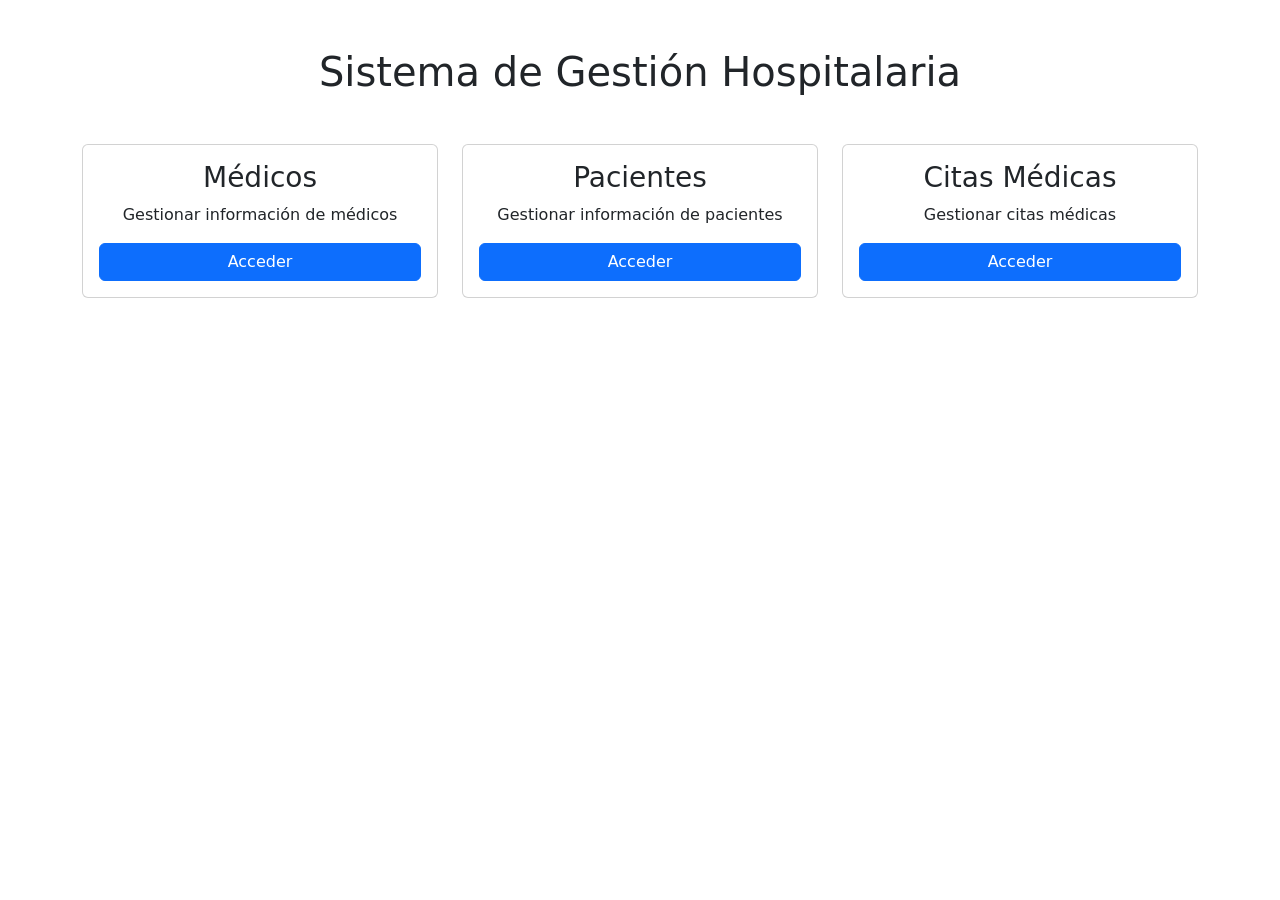
<file: citasmedicas/src/main/resources/templates/index.html>
<!DOCTYPE html>
<html xmlns:th="http://www.thymeleaf.org">
<head>
    <title>Sistema de Gestión Hospitalaria</title>
    <meta charset="UTF-8">
    <meta name="viewport" content="width=device-width, initial-scale=1.0">
    <link href="https://cdn.jsdelivr.net/npm/bootstrap@5.3.3/dist/css/bootstrap.min.css" rel="stylesheet">
    <style>
        .card-link {
            text-decoration: none;
            color: inherit;
            transition: transform 0.3s;
        }
        .card-link:hover {
            transform: translateY(-5px);
        }
        .card {
            transition: box-shadow 0.3s;
        }
        .card:hover {
            box-shadow: 0 10px 20px rgba(0,0,0,0.1);
        }
    </style>
</head>
<body class="container my-5">
    <h1 class="text-center mb-5">Sistema de Gestión Hospitalaria</h1>
    
    <div class="row">
        <div class="col-md-4 mb-4">
            <a href="/medicos" class="card-link">
                <div class="card h-100">
                    <div class="card-body text-center">
                        <h3 class="card-title">Médicos</h3>
                        <p class="card-text">Gestionar información de médicos</p>
                        <div class="d-grid">
                            <button class="btn btn-primary">Acceder</button>
                        </div>
                    </div>
                </div>
            </a>
        </div>
        
        <div class="col-md-4 mb-4">
            <a href="/pacientes" class="card-link">
                <div class="card h-100">
                    <div class="card-body text-center">
                        <h3 class="card-title">Pacientes</h3>
                        <p class="card-text">Gestionar información de pacientes</p>
                        <div class="d-grid">
                            <button class="btn btn-primary">Acceder</button>
                        </div>
                    </div>
                </div>
            </a>
        </div>
        
        <div class="col-md-4 mb-4">
            <a href="/citas" class="card-link">
                <div class="card h-100">
                    <div class="card-body text-center">
                        <h3 class="card-title">Citas Médicas</h3>
                        <p class="card-text">Gestionar citas médicas</p>
                        <div class="d-grid">
                            <button class="btn btn-primary">Acceder</button>
                        </div>
                    </div>
                </div>
            </a>
        </div>
    </div>

    <script src="https://cdn.jsdelivr.net/npm/bootstrap@5.3.3/dist/js/bootstrap.bundle.min.js"></script>
</body>
</html>
</file>
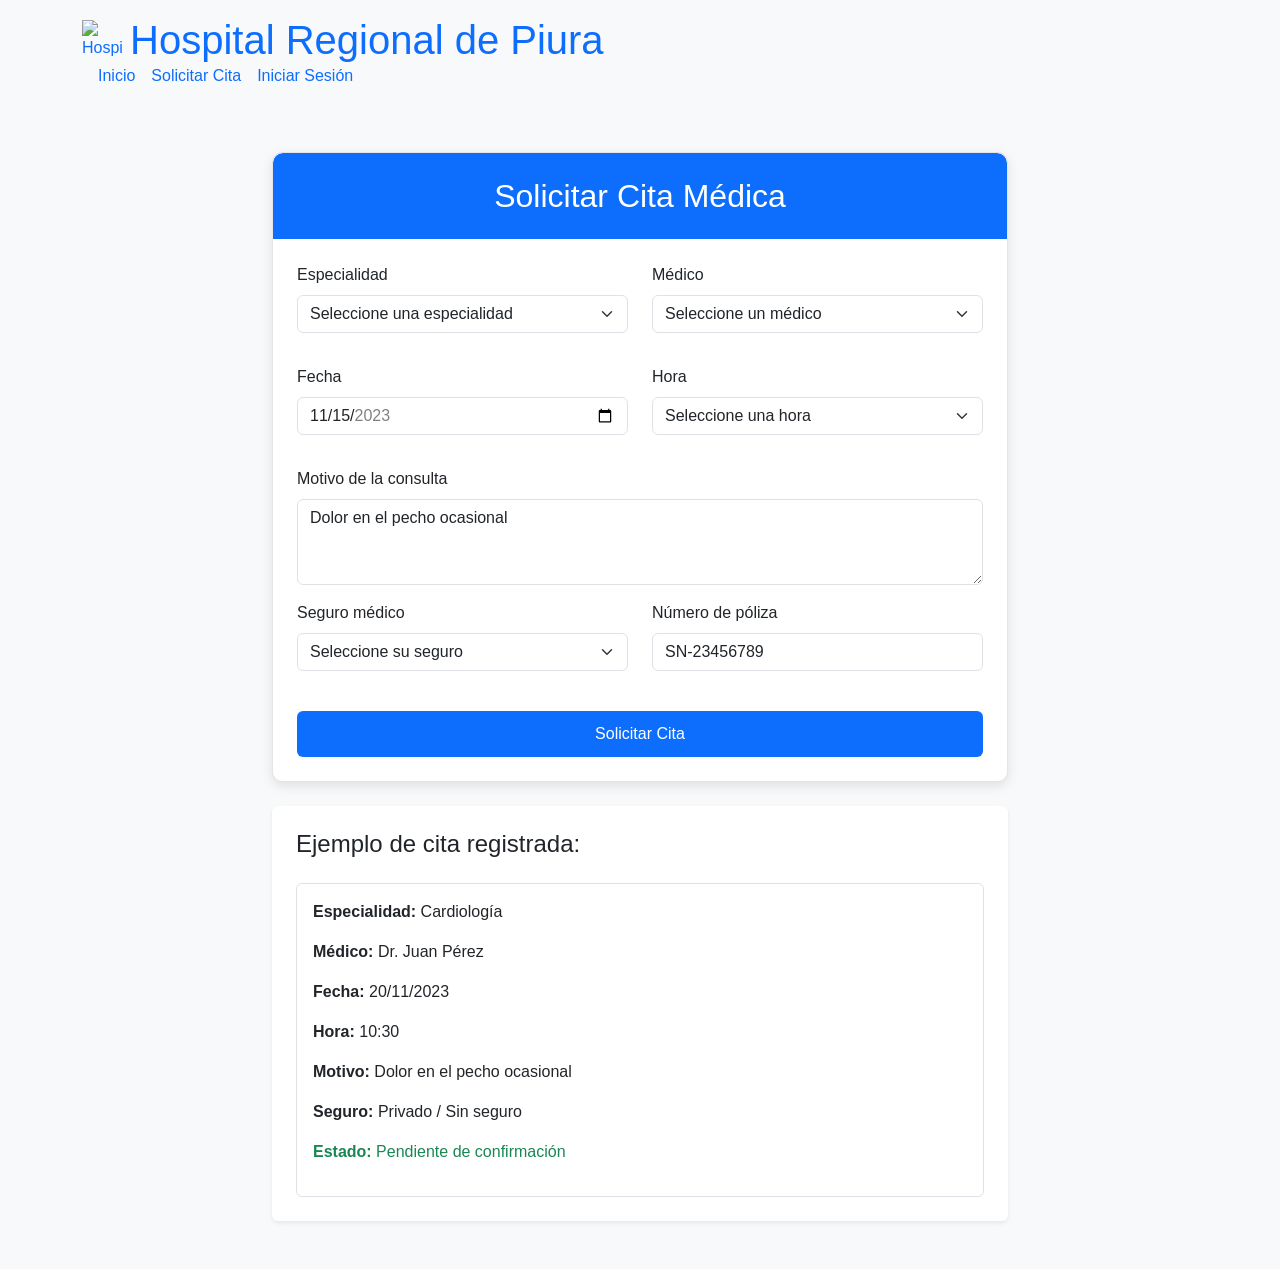
<file: citasmedicas/src/main/resources/templates/addcitas.html>
<!DOCTYPE html>
<html lang="es">
<head>
    <meta charset="UTF-8">
    <meta name="viewport" content="width=device-width, initial-scale=1.0">
    <title>Hospital Regional de Piura - Solicitar Cita</title>
    <link href="https://cdn.jsdelivr.net/npm/bootstrap@5.3.0/dist/css/bootstrap.min.css" rel="stylesheet">
    <link rel="stylesheet" th:href="@{/css/index.css}">
    <style>
        body {
            font-family: 'Segoe UI', Tahoma, Geneva, Verdana, sans-serif;
            background-color: #f8f9fa;
        }
        .appointment-card {
            border-radius: 10px;
            box-shadow: 0 4px 12px rgba(0,0,0,0.1);
            border: 1px solid rgba(0,0,0,0.1);
        }
        .form-header {
            background-color: #0d6efd;
            color: white;
            border-top-left-radius: 10px;
            border-top-right-radius: 10px;
        }
        .btn-hospital {
            background-color: #0d6efd;
            color: white;
            padding: 10px 25px;
            font-weight: 500;
            transition: all 0.3s;
        }
        .btn-hospital:hover {
            background-color: #0b5ed7;
            color: white;
            transform: translateY(-2px);
        }
        .hidden-field {
            display: none;
        }
    </style>
</head>
<body>
    <header class="bg-light">
        <div class="container header-container py-3">
            <a href="#" class="logo text-decoration-none d-flex align-items-center" onclick="showPage('homepage')">
                <img th:src="@{/images/logo.png}" alt="Hospital regional de piura" width="40" height="40">
                <h1 class="ms-2 mb-0">Hospital Regional de Piura</h1>
            </a>
            <nav>
                <ul class="list-unstyled d-flex mb-0">
                    <li class="ms-3"><a href="/" class="text-decoration-none" onclick="showPage('homepage')">Inicio</a></li>
                    <li class="ms-3"><a href="/addcitas" class="text-decoration-none" onclick="showPage('appointment-page')">Solicitar Cita</a></li>
                    <li class="ms-3"><a href="/inicio_sesion" class="text-decoration-none" onclick="showPage('login-page')">Iniciar Sesión</a></li>
                </ul>
            </nav>
        </div>
    </header>
    <div class="container py-5">
        <div class="row justify-content-center">
            <div class="col-lg-8">
                <div class="appointment-card bg-white overflow-hidden mb-4">
                    <div class="form-header p-4">
                        <h2 class="mb-0 text-center">Solicitar Cita Médica</h2>
                    </div>
                    
                    <div class="p-4">
                        <form id="appointmentForm">
                            <!-- Especialidad y Médico -->
                            <div class="row mb-3">
                                <div class="col-md-6 mb-3">
                                    <label class="form-label">Especialidad</label>
                                    <select class="form-select" required>
                                        <option value="" selected disabled>Seleccione una especialidad</option>
                                        <option value="1">Cardiología</option>
                                        <option value="2">Pediatría</option>
                                        <option value="3">Neurología</option>
                                        <option value="4">Ortopedia</option>
                                        <option value="5">Ginecología y Obstetricia</option>
                                        <option value="6">Dermatología</option>
                                    </select>
                                </div>
                                <div class="col-md-6 mb-3">
                                    <label class="form-label">Médico</label>
                                    <select class="form-select" required>
                                        <option value="" selected disabled>Seleccione un médico</option>
                                        <option value="1">Dr. Juan Pérez (Cardiólogo)</option>
                                        <option value="2">Dra. María González (Cardióloga)</option>
                                        <option value="3">Dr. Roberto Sánchez (Pediatra)</option>
                                        <option value="4">Dra. Laura Martínez (Pediatra)</option>
                                    </select>
                                </div>
                            </div>
                            
                            <!-- Fecha y Hora -->
                            <div class="row mb-3">
                                <div class="col-md-6 mb-3">
                                    <label class="form-label">Fecha</label>
                                    <input type="date" class="form-control" required 
                                           value="2023-11-15" min="2023-11-15" max="2023-12-31">
                                </div>
                                <div class="col-md-6 mb-3">
                                    <label class="form-label">Hora</label>
                                    <select class="form-select" required>
                                        <option value="" selected disabled>Seleccione una hora</option>
                                        <option>09:00</option>
                                        <option>09:30</option>
                                        <option>10:00</option>
                                        <option>10:30</option>
                                        <option>11:00</option>
                                        <option>11:30</option>
                                        <option>12:00</option>
                                        <option>16:00</option>
                                        <option>16:30</option>
                                        <option>17:00</option>
                                        <option>17:30</option>
                                        <option>18:00</option>
                                    </select>
                                </div>
                            </div>
                            
                            <!-- Motivo de consulta -->
                            <div class="mb-3">
                                <label class="form-label">Motivo de la consulta</label>
                                <textarea class="form-control" rows="3" 
                                          placeholder="Describa el motivo de su consulta" required>Dolor en el pecho ocasional</textarea>
                            </div>
                            
                            <!-- Seguro médico -->
                            <div class="row mb-4">
                                <div class="col-md-6 mb-3">
                                    <label class="form-label">Seguro médico</label>
                                    <select id="insuranceType" class="form-select" required>
                                        <option value="" selected disabled>Seleccione su seguro</option>
                                        <option value="seguro1">Seguro Nacional de Salud</option>
                                        <option value="seguro2">MediSalud</option>
                                        <option value="seguro3">SegurMédica</option>
                                        <option value="private">Privado / Sin seguro</option>
                                    </select>
                                </div>
                                <div class="col-md-6 mb-3" id="policyNumberField">
                                    <label class="form-label">Número de póliza</label>
                                    <input type="text" id="policyNumber" class="form-control" 
                                           placeholder="Ingrese su número de póliza" value="SN-23456789">
                                </div>
                            </div>
                            
                            <!-- Botón de enviar -->
                            <div class="d-grid">
                                <button type="submit" class="btn btn-hospital">Solicitar Cita</button>
                            </div>
                        </form>
                    </div>
                </div>
                
                <!-- Ejemplo de cita registrada -->
                <div class="p-4 bg-white rounded shadow-sm">
                    <h4 class="mb-4">Ejemplo de cita registrada:</h4>
                    <div class="border p-3 rounded">
                        <p><strong>Especialidad:</strong> Cardiología</p>
                        <p><strong>Médico:</strong> Dr. Juan Pérez</p>
                        <p><strong>Fecha:</strong> 20/11/2023</p>
                        <p><strong>Hora:</strong> 10:30</p>
                        <p><strong>Motivo:</strong> Dolor en el pecho ocasional</p>
                        <p><strong>Seguro:</strong> Privado / Sin seguro</p>
                        <p class="text-success mt-2"><strong>Estado:</strong> Pendiente de confirmación</p>
                    </div>
                </div>
            </div>
        </div>
    </div>

    <script src="https://cdn.jsdelivr.net/npm/bootstrap@5.3.0/dist/js/bootstrap.bundle.min.js"></script>
    <script>
        document.addEventListener('DOMContentLoaded', function() {
            // Mostrar/ocultar número de póliza según tipo de seguro
            const insuranceType = document.getElementById('insuranceType');
            const policyField = document.getElementById('policyNumberField');
            const policyInput = document.getElementById('policyNumber');
            
            insuranceType.addEventListener('change', function() {
                if (this.value === 'private') {
                    policyField.classList.add('hidden-field');
                    policyInput.removeAttribute('required');
                    policyInput.value = ''; // Limpiar el valor si estaba lleno
                } else {
                    policyField.classList.remove('hidden-field');
                    policyInput.setAttribute('required', '');
                }
            });
            
            // Interacción entre especialidad y médico (ejemplo simplificado)
            const specialtySelect = document.querySelector('select:first-of-type');
            const doctorSelect = document.querySelectorAll('select')[1];
            
            specialtySelect.addEventListener('change', function() {
                const specialty = this.value;
                doctorSelect.innerHTML = '<option value="" selected disabled>Seleccione un médico</option>';
                
                if (specialty === '1') { // Cardiología
                    doctorSelect.innerHTML += `
                        <option value="1">Dr. Juan Pérez</option>
                        <option value="2">Dra. María González</option>
                    `;
                } else if (specialty === '2') { // Pediatría
                    doctorSelect.innerHTML += `
                        <option value="3">Dr. Roberto Sánchez</option>
                        <option value="4">Dra. Laura Martínez</option>
                    `;
                }
                // Puedes agregar más especialidades aquí
            });
            
            // Manejar el envío del formulario
            document.getElementById('appointmentForm').addEventListener('submit', function(e) {
                e.preventDefault();
                alert('Formulario enviado correctamente (esta es una demostración)');
                // Aquí iría la lógica para enviar los datos a un servidor
            });
        });
    </script>
</body>
</html>
</file>
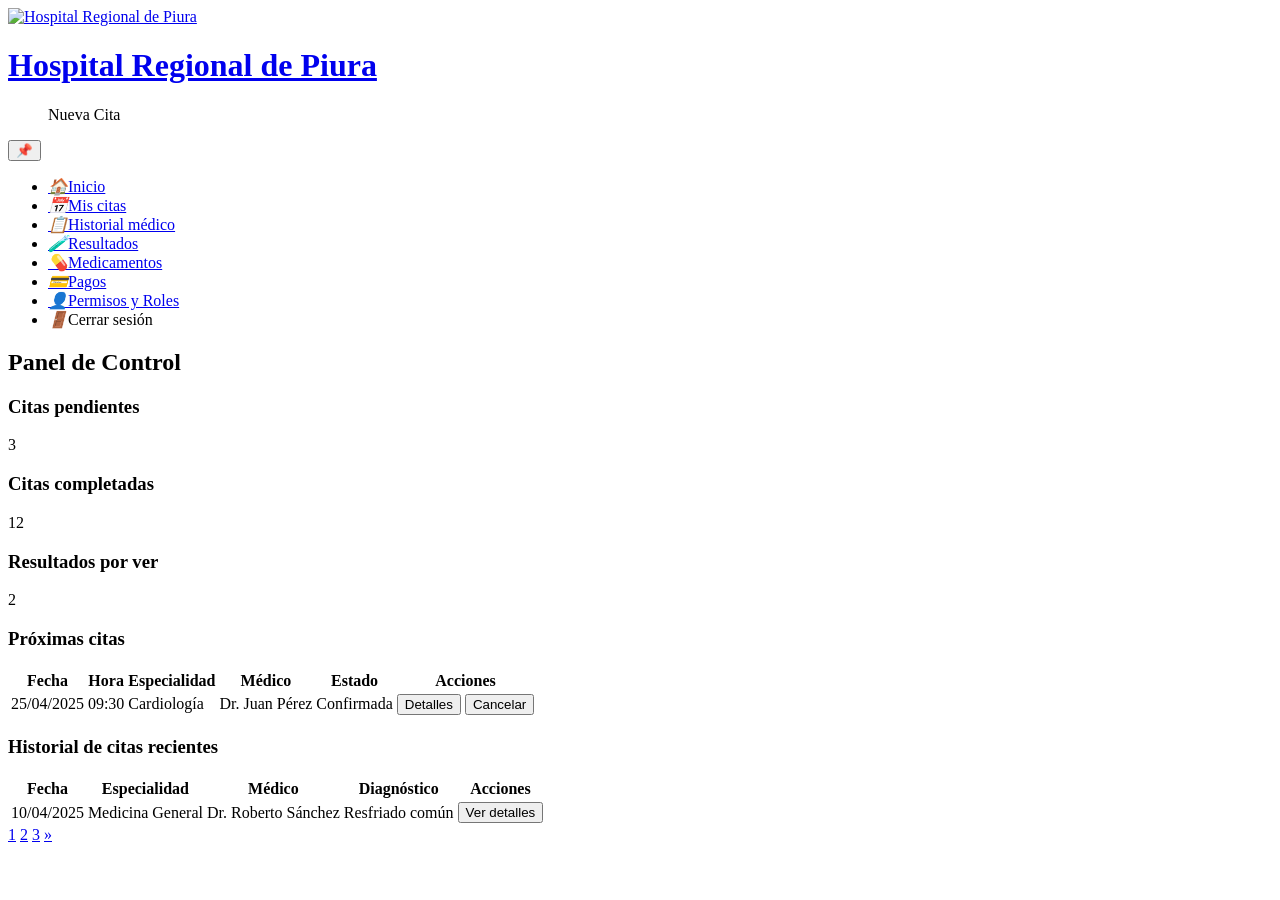
<file: citasmedicas/src/main/resources/templates/dashboardCitas.html>
<!DOCTYPE html>
<html xmlns:th="http://www.thymeleaf.org" lang="es">
<head>
    <meta charset="UTF-8">
    <meta name="viewport" content="width=device-width, initial-scale=1.0">
    <title>Hospital Regional de Piura - Panel de Usuario</title>
    <link rel="stylesheet" th:href="@{/css/dashboard.css}">
</head>
<body>
    <header>
        <div class="header-container">
            <a href="#" class="logo" th:href="@{/}">
                <img th:src="@{/images/logo.png}" alt="Hospital Regional de Piura">
                <h1>Hospital Regional de Piura</h1>
            </a>
            <nav>
                <ul>
                    <a th:href="@{/addcitas}" class="btn btn-primary">Nueva Cita</a>
                </ul>
            </nav>
        </div>
    </header>

    <!-- Sidebar -->
    <div class="sidebar">
        <button class="fixed-sidebar-btn" id="toggleFixedBtn">📌</button>
        <ul class="sidebar-menu">
            <li><a href="#" class="active"><i>🏠</i><span>Inicio</span></a></li>
            <li><a href="#"><i>📅</i><span>Mis citas</span></a></li>
            <li><a href="#"><i>📋</i><span>Historial médico</span></a></li>
            <li><a href="#"><i>🧪</i><span>Resultados</span></a></li>
            <li><a href="#"><i>💊</i><span>Medicamentos</span></a></li>
            <li><a href="#"><i>💳</i><span>Pagos</span></a></li>
            <li><a href="#"><i>👤</i><span>Permisos y Roles</span></a></li>
            <li><a th:href="@{/logout}"><i>🚪</i><span>Cerrar sesión</span></a></li>
        </ul>
    </div>

    <!-- Contenido principal -->
    <div class="dashboard-content">
        <div class="dashboard-header">
            <h2 class="dashboard-title">Panel de Control</h2>
        </div>

        <!-- Estadísticas -->
        <div class="stats">
            <div class="stat-card">
                <h3>Citas pendientes</h3>
                <div class="number" >3</div>
            </div>
            <div class="stat-card">
                <h3>Citas completadas</h3>
                <div class="number" >12</div>
            </div>
            <div class="stat-card">
                <h3>Resultados por ver</h3>
                <div class="number" >2</div>
            </div>
        </div>

        <!-- Próximas citas -->
        <div class="card">
            <h3>Próximas citas</h3>
            <div class="appointments-list">
                <table class="table">
                    <thead>
                        <tr>
                            <th>Fecha</th>
                            <th>Hora</th>
                            <th>Especialidad</th>
                            <th>Médico</th>
                            <th>Estado</th>
                            <th>Acciones</th>
                        </tr>
                    </thead>
                    <tbody>
                        <tr >
                            <td>25/04/2025</td>
                            <td>09:30</td>
                            <td>Cardiología</td>
                            <td>Dr. Juan Pérez</td>
                            <td>
                                <span>Confirmada</span>
                            </td>
                            <td>
                                <div class="action-buttons">
                                    <button class="btn btn-sm btn-outline">Detalles</button>
                                    <button class="btn btn-sm btn-danger">Cancelar</button>
                                </div>
                            </td>
                        </tr>
                    </tbody>
                </table>
            </div>
        </div>
        
        <!-- Historial de citas -->
        <div class="card">
            <h3>Historial de citas recientes</h3>
            <div class="appointments-list">
                <table class="table">
                    <thead>
                        <tr>
                            <th>Fecha</th>
                            <th>Especialidad</th>
                            <th>Médico</th>
                            <th>Diagnóstico</th>
                            <th>Acciones</th>
                        </tr>
                    </thead>
                    <tbody>
                        <tr >
                            <td >10/04/2025</td>
                            <td>Medicina General</td>
                            <td>Dr. Roberto Sánchez</td>
                            <td>Resfriado común</td>
                            <td>
                                <div class="action-buttons">
                                    <button class="btn btn-sm btn-outline">Ver detalles</button>
                                </div>
                            </td>
                        </tr>
                    </tbody>
                </table>
            </div>
            <div class="pagination">
                <a href="#" class="active">1</a>
                <a href="#">2</a>
                <a href="#">3</a>
                <a href="#">&raquo;</a>
            </div>
        </div>
    </div>
    <script>
        document.addEventListener('DOMContentLoaded', function() {
            const sidebar = document.querySelector('.sidebar');
            const toggleFixedBtn = document.getElementById('toggleFixedBtn');
            let isFixed = false;
    
            // Botón para fijar/desfijar
            toggleFixedBtn.addEventListener('click', function(e) {
                e.stopPropagation();
                isFixed = !isFixed;
                
                if(isFixed) {
                    sidebar.classList.add('sidebar-fixed');
                    toggleFixedBtn.textContent = '📌';
                    toggleFixedBtn.style.backgroundColor = '#2ecc71';
                } else {
                    sidebar.classList.remove('sidebar-fixed');
                    toggleFixedBtn.textContent = '📌';
                    toggleFixedBtn.style.backgroundColor = '#3498db';
                }
            });
    
            // Elimina el hover effect cuando está fijado
            sidebar.addEventListener('mouseenter', function() {
                if(!isFixed) {
                    this.style.width = '220px';
                }
            });
    
            sidebar.addEventListener('mouseleave', function() {
                if(!isFixed) {
                    this.style.width = '70px';
                }
            });
    
            // Para móviles (opcional)
            const logo = document.querySelector('.logo');
            logo.addEventListener('click', function(e) {
                if (window.innerWidth <= 768 && !isFixed) {
                    e.preventDefault();
                    sidebar.style.width = sidebar.style.width === '220px' ? '70px' : '220px';
                }
            });
        });
    </script>
</body>
</html>
</file>
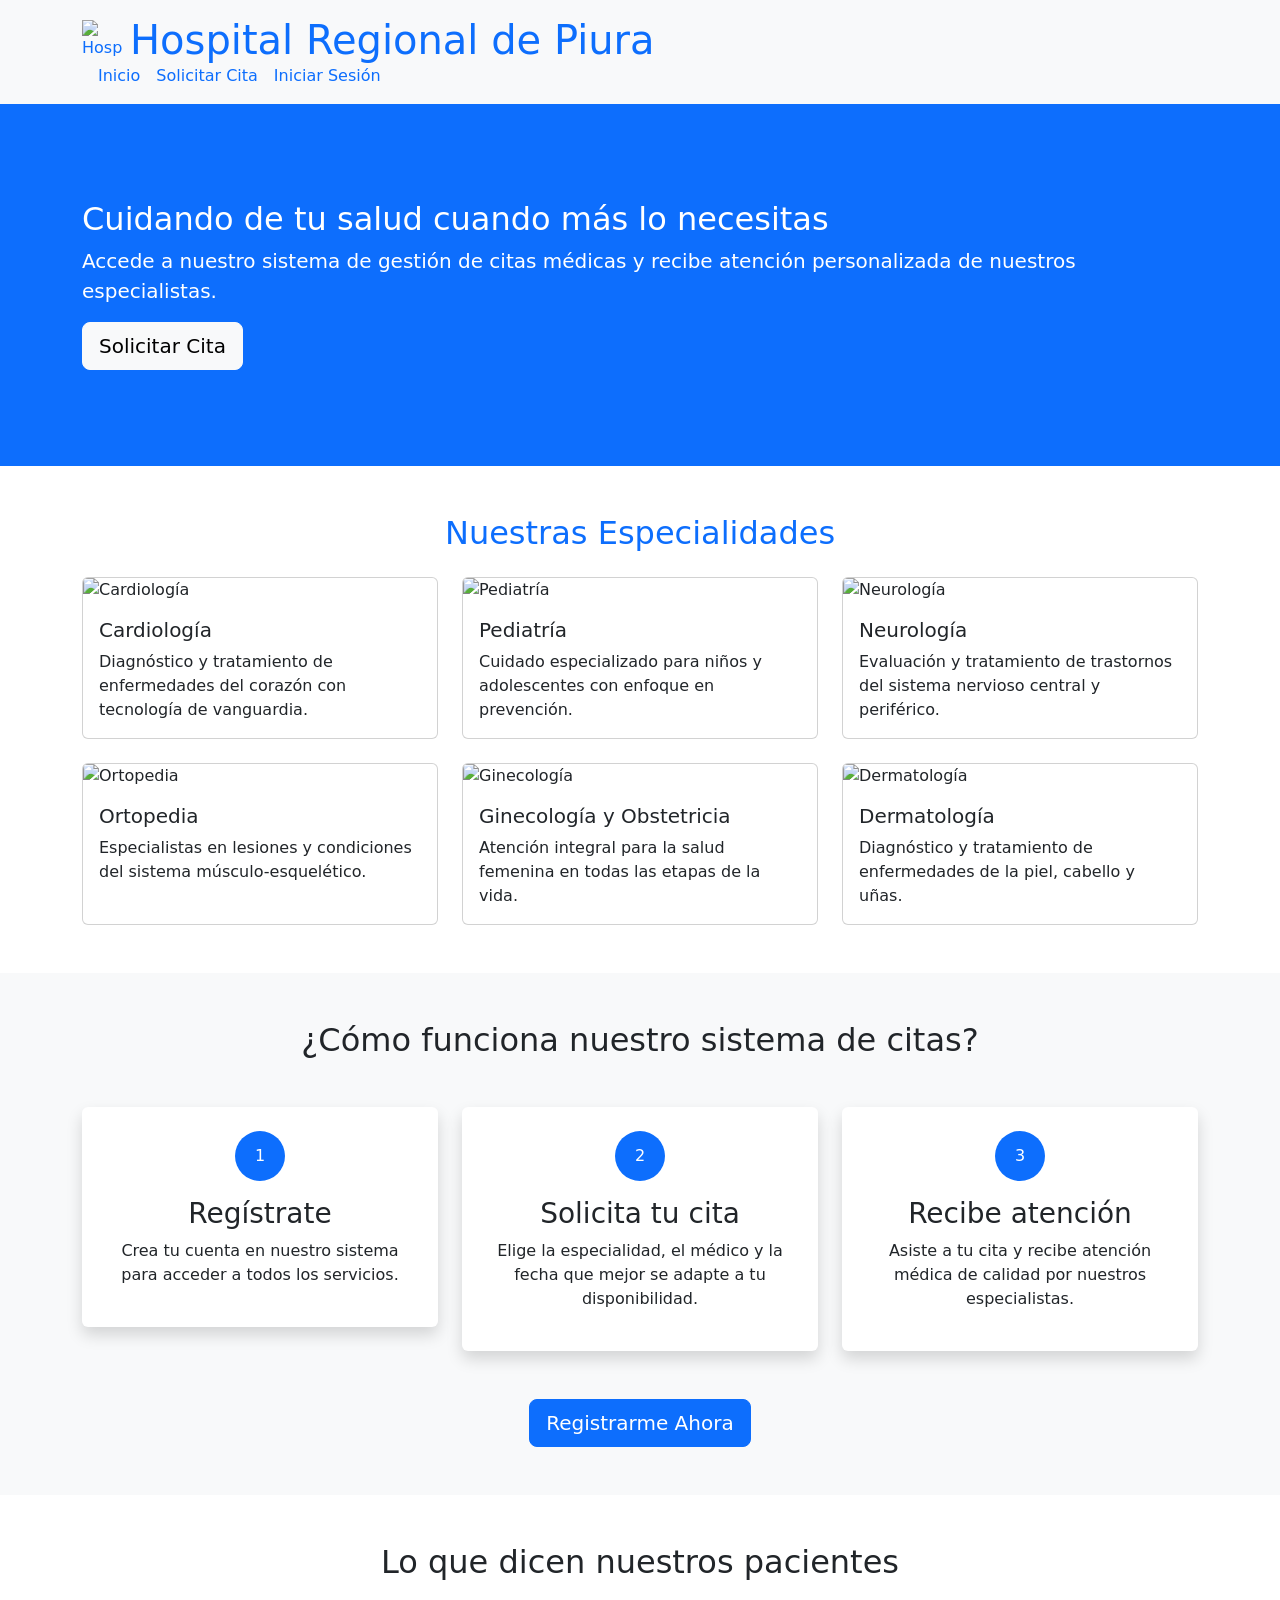
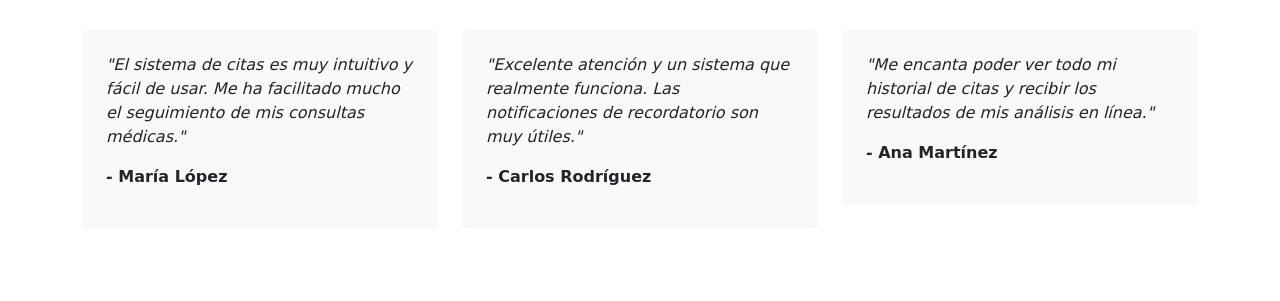
<file: citasmedicas/src/main/resources/templates/estatico.html>
<!DOCTYPE html>
<html xmlns:th="http://www.thymeleaf.org" lang="es">
<head>
    <meta charset="UTF-8">
    <meta name="viewport" content="width=device-width, initial-scale=1.0">
    <title>Hospital Regional de Piura - Sistema de Citas Médicas</title>
    <link rel="stylesheet" th:href="@{/css/index.css}">
    <!-- Agregar Bootstrap para estilos básicos -->
    <link href="https://cdn.jsdelivr.net/npm/bootstrap@5.3.0/dist/css/bootstrap.min.css" rel="stylesheet">
</head>
<body>
    <header class="bg-light">
        <div class="container header-container py-3">
            <a href="#" class="logo text-decoration-none d-flex align-items-center" onclick="showPage('homepage')">
                <img th:src="@{/images/logo.png}" alt="Hospital regional de piura" width="40" height="40">
                <h1 class="ms-2 mb-0">Hospital Regional de Piura</h1>
            </a>
            <nav>
                <ul class="list-unstyled d-flex mb-0">
                    <li class="ms-3"><a href="/" class="text-decoration-none" onclick="showPage('homepage')">Inicio</a></li>
                    <li class="ms-3"><a href="/addcitas" class="text-decoration-none" onclick="showPage('appointment-page')">Solicitar Cita</a></li>
                    <li class="ms-3"><a href="/inicio_sesion" class="text-decoration-none" onclick="showPage('login-page')">Iniciar Sesión</a></li>
                </ul>
            </nav>
        </div>
    </header>

    <!-- Página de inicio -->
    <section id="homepage">
        <div class="hero bg-primary text-white py-5">
            <div class="container py-5">
                <h2>Cuidando de tu salud cuando más lo necesitas</h2>
                <p class="lead">Accede a nuestro sistema de gestión de citas médicas y recibe atención personalizada de nuestros especialistas.</p>
                <a href="/addcitas" class="btn btn-light btn-lg" onclick="showPage('appointment-page')">Solicitar Cita</a>
            </div>
        </div>

        <div class="container my-5">
            <h2 class="text-center mb-4 text-primary">Nuestras Especialidades</h2>
            <div class="row g-4">
                <div class="col-md-4">
                    <div class="card h-100">
                        <img th:src="@{/images/cardiologia.jpg}" class="card-img-top" alt="Cardiología">
                        <div class="card-body">
                            <h3 class="card-title h5">Cardiología</h3>
                            <p class="card-text">Diagnóstico y tratamiento de enfermedades del corazón con tecnología de vanguardia.</p>
                        </div>
                    </div>
                </div>
                <div class="col-md-4">
                    <div class="card h-100">
                        <img th:src="@{/images/pediatria.jpg}" class="card-img-top" alt="Pediatría">
                        <div class="card-body">
                            <h3 class="card-title h5">Pediatría</h3>
                            <p class="card-text">Cuidado especializado para niños y adolescentes con enfoque en prevención.</p>
                        </div>
                    </div>
                </div>
                <div class="col-md-4">
                    <div class="card h-100">
                        <img th:src="@{/images/neurologia.jpg}" class="card-img-top" alt="Neurología">
                        <div class="card-body">
                            <h3 class="card-title h5">Neurología</h3>
                            <p class="card-text">Evaluación y tratamiento de trastornos del sistema nervioso central y periférico.</p>
                        </div>
                    </div>
                </div>
                <div class="col-md-4">
                    <div class="card h-100">
                        <img th:src="@{/images/ortopedia.jpg}" class="card-img-top" alt="Ortopedia">
                        <div class="card-body">
                            <h3 class="card-title h5">Ortopedia</h3>
                            <p class="card-text">Especialistas en lesiones y condiciones del sistema músculo-esquelético.</p>
                        </div>
                    </div>
                </div>
                <div class="col-md-4">
                    <div class="card h-100">
                        <img th:src="@{/images/GinecologíayObstetricia.jpg}" class="card-img-top" alt="Ginecología">
                        <div class="card-body">
                            <h3 class="card-title h5">Ginecología y Obstetricia</h3>
                            <p class="card-text">Atención integral para la salud femenina en todas las etapas de la vida.</p>
                        </div>
                    </div>
                </div>
                <div class="col-md-4">
                    <div class="card h-100">
                        <img th:src="@{/images/Dermatología.jpg}" class="card-img-top" alt="Dermatología">
                        <div class="card-body">
                            <h3 class="card-title h5">Dermatología</h3>
                            <p class="card-text">Diagnóstico y tratamiento de enfermedades de la piel, cabello y uñas.</p>
                        </div>
                    </div>
                </div>
            </div>
        </div>

        <section class="steps bg-light py-5">
            <div class="container">
                <h2 class="text-center mb-5">¿Cómo funciona nuestro sistema de citas?</h2>
                <div class="row text-center">
                    <div class="col-md-4 mb-4">
                        <div class="p-4 bg-white rounded shadow">
                            <div class="step-number bg-primary text-white rounded-circle d-inline-flex align-items-center justify-content-center mb-3" style="width: 50px; height: 50px;">1</div>
                            <h3>Regístrate</h3>
                            <p>Crea tu cuenta en nuestro sistema para acceder a todos los servicios.</p>
                        </div>
                    </div>
                    <div class="col-md-4 mb-4">
                        <div class="p-4 bg-white rounded shadow">
                            <div class="step-number bg-primary text-white rounded-circle d-inline-flex align-items-center justify-content-center mb-3" style="width: 50px; height: 50px;">2</div>
                            <h3>Solicita tu cita</h3>
                            <p>Elige la especialidad, el médico y la fecha que mejor se adapte a tu disponibilidad.</p>
                        </div>
                    </div>
                    <div class="col-md-4 mb-4">
                        <div class="p-4 bg-white rounded shadow">
                            <div class="step-number bg-primary text-white rounded-circle d-inline-flex align-items-center justify-content-center mb-3" style="width: 50px; height: 50px;">3</div>
                            <h3>Recibe atención</h3>
                            <p>Asiste a tu cita y recibe atención médica de calidad por nuestros especialistas.</p>
                        </div>
                    </div>
                </div>
                <div class="text-center mt-4">
                    <a href="#" class="btn btn-primary btn-lg" onclick="showPage('register-page')">Registrarme Ahora</a>
                </div>
            </div>
        </section>

        <section class="testimonials py-5">
            <div class="container">
                <h2 class="text-center mb-5">Lo que dicen nuestros pacientes</h2>
                <div class="row">
                    <div class="col-md-4 mb-4">
                        <div class=" p-4 bg-light rounded">
                            <p class="testimonial-text fst-italic">"El sistema de citas es muy intuitivo y fácil de usar. Me ha facilitado mucho el seguimiento de mis consultas médicas."</p>
                            <p class="testimonial-author fw-bold">- María López</p>
                        </div>
                    </div>
                    <div class="col-md-4 mb-4">
                        <div class=" p-4 bg-light rounded">
                            <p class="testimonial-text fst-italic">"Excelente atención y un sistema que realmente funciona. Las notificaciones de recordatorio son muy útiles."</p>
                            <p class="testimonial-author fw-bold">- Carlos Rodríguez</p>
                        </div>
                    </div>
                    <div class="col-md-4 mb-4">
                        <div class=" p-4 bg-light rounded">
                            <p class="testimonial-text fst-italic">"Me encanta poder ver todo mi historial de citas y recibir los resultados de mis análisis en línea."</p>
                            <p class="testimonial-author fw-bold">- Ana Martínez</p>
                        </div>
                    </div>
                </div>
            </div>
        </section>
    </section>

    <!-- Scripts -->
    <script src="https://cdn.jsdelivr.net/npm/bootstrap@5.3.0/dist/js/bootstrap.bundle.min.js"></script>
    <script th:src="@{/js/main.js}"></script>
</body>
</html>
</file>
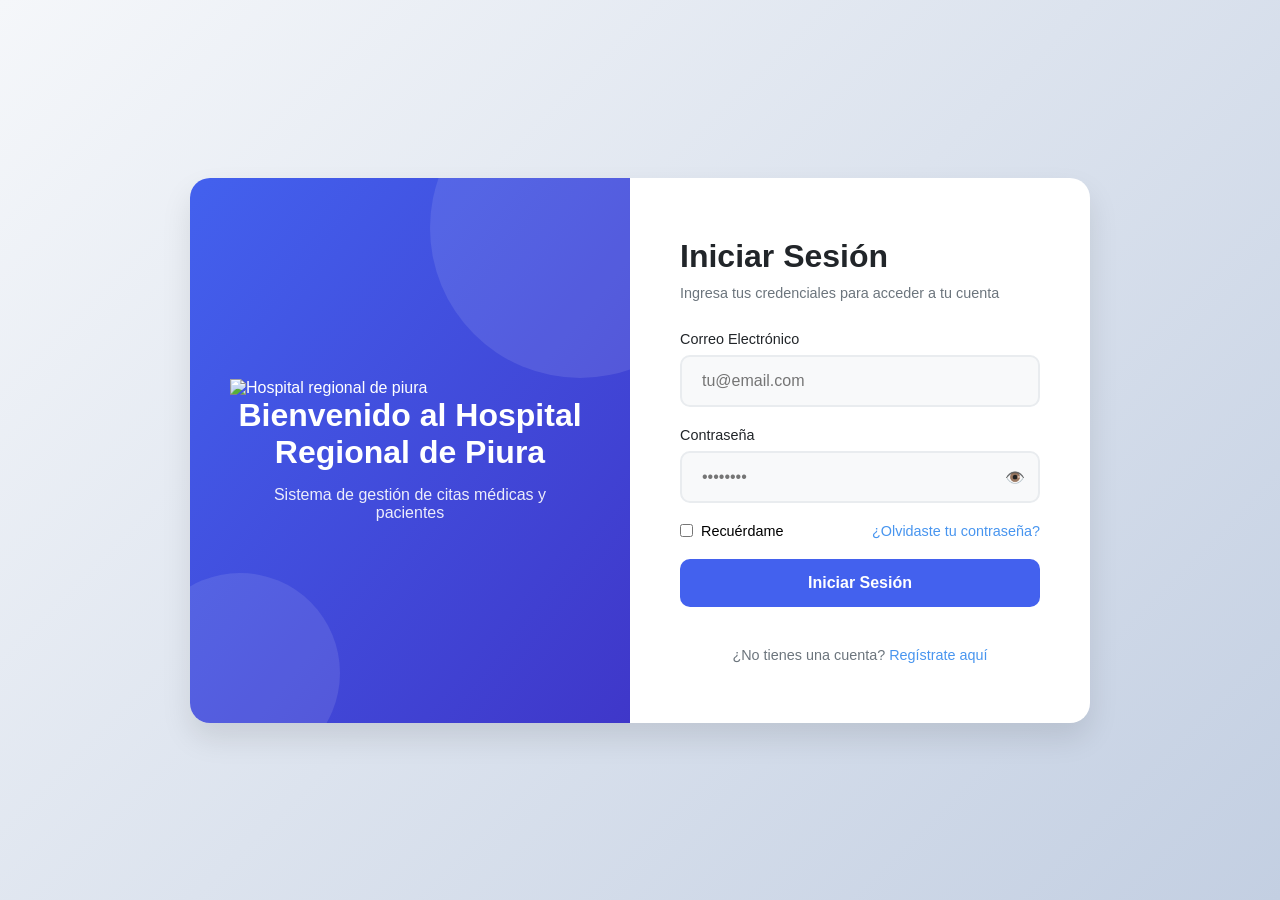
<file: citasmedicas/src/main/resources/templates/iniciosesion.html>
<!DOCTYPE html>
<html xmlns:th="http://www.thymeleaf.org" lang="es">
<head>
    <meta charset="UTF-8">
    <meta name="viewport" content="width=device-width, initial-scale=1.0">
    <title>Hospital San Rafael - Inicio de Sesión</title>
    <style>
        /* Estilos base */
        :root {
            --primary-color: #4361ee;
            --secondary-color: #3f37c9;
            --accent-color: #4895ef;
            --light-color: #f8f9fa;
            --dark-color: #212529;
            --success-color: #4cc9f0;
            --error-color: #f72585;
        }
        
        * {
            margin: 0;
            padding: 0;
            box-sizing: border-box;
        }
        
        body {
            font-family: 'Segoe UI', Tahoma, Geneva, Verdana, sans-serif;
            background-color: #f0f2f5;
            display: flex;
            justify-content: center;
            align-items: center;
            min-height: 100vh;
            background-image: linear-gradient(135deg, #f5f7fa 0%, #c3cfe2 100%);
        }
        
        /* Contenedor principal */
        .auth-container {
            display: flex;
            width: 900px;
            background: white;
            border-radius: 20px;
            box-shadow: 0 15px 30px rgba(0, 0, 0, 0.1);
            overflow: hidden;
            position: relative;
        }
        
        /* Lado izquierdo (imagen) */
        .auth-illustration {
            flex: 1;
            background: linear-gradient(to bottom right, var(--primary-color), var(--secondary-color));
            display: flex;
            flex-direction: column;
            justify-content: center;
            align-items: center;
            padding: 40px;
            color: white;
            position: relative;
            overflow: hidden;
        }
        
        .auth-illustration::before {
            content: '';
            position: absolute;
            width: 300px;
            height: 300px;
            background: rgba(255, 255, 255, 0.1);
            border-radius: 50%;
            top: -100px;
            right: -100px;
        }
        
        .auth-illustration::after {
            content: '';
            position: absolute;
            width: 200px;
            height: 200px;
            background: rgba(255, 255, 255, 0.1);
            border-radius: 50%;
            bottom: -50px;
            left: -50px;
        }
        
        .illustration-img {
            width: 80%;
            max-width: 300px;
            margin-bottom: 30px;
            filter: drop-shadow(0 10px 20px rgba(0, 0, 0, 0.2));
        }
        
        .illustration-title {
            font-size: 2rem;
            margin-bottom: 15px;
            font-weight: 700;
            text-align: center;
            z-index: 1;
        }
        
        .illustration-text {
            font-size: 1rem;
            text-align: center;
            opacity: 0.9;
            max-width: 80%;
            z-index: 1;
        }
        
        /* Lado derecho (formulario) */
        .auth-form-container {
            flex: 1;
            padding: 60px 50px;
            display: flex;
            flex-direction: column;
            justify-content: center;
        }
        
        .form-title {
            font-size: 2rem;
            color: var(--dark-color);
            margin-bottom: 10px;
            font-weight: 700;
        }
        
        .form-subtitle {
            color: #6c757d;
            margin-bottom: 30px;
            font-size: 0.9rem;
        }
        
        /* Formularios */
        .auth-form {
            display: flex;
            flex-direction: column;
        }
        
        .form-group {
            margin-bottom: 20px;
            position: relative;
        }
        
        .form-label {
            display: block;
            margin-bottom: 8px;
            font-size: 0.9rem;
            color: var(--dark-color);
            font-weight: 500;
        }
        
        .form-input {
            width: 100%;
            padding: 15px 20px;
            border: 2px solid #e9ecef;
            border-radius: 10px;
            font-size: 1rem;
            transition: all 0.3s;
            background-color: #f8f9fa;
        }
        
        .form-input:focus {
            border-color: var(--accent-color);
            background-color: white;
            box-shadow: 0 0 0 3px rgba(72, 149, 239, 0.2);
            outline: none;
        }
        
        .password-container {
            position: relative;
        }
        
        .toggle-password {
            position: absolute;
            right: 15px;
            top: 50%;
            transform: translateY(-50%);
            cursor: pointer;
            color: #6c757d;
        }
        
        .form-options {
            display: flex;
            justify-content: space-between;
            align-items: center;
            margin-bottom: 20px;
            font-size: 0.9rem;
        }
        
        .remember-me {
            display: flex;
            align-items: center;
        }
        
        .remember-me input {
            margin-right: 8px;
        }
        
        .forgot-password {
            color: var(--accent-color);
            text-decoration: none;
            font-weight: 500;
        }
        
        .forgot-password:hover {
            text-decoration: underline;
        }
        
        /* Botones */
        .btn {
            padding: 15px;
            border-radius: 10px;
            font-size: 1rem;
            font-weight: 600;
            cursor: pointer;
            transition: all 0.3s;
            border: none;
        }
        
        .btn-primary {
            background-color: var(--primary-color);
            color: white;
            margin-bottom: 20px;
        }
        
        .btn-primary:hover {
            background-color: var(--secondary-color);
            transform: translateY(-2px);
            box-shadow: 0 5px 15px rgba(67, 97, 238, 0.3);
        }
        
        .btn-secondary {
            background-color: white;
            color: var(--primary-color);
            border: 2px solid var(--primary-color);
        }
        
        .btn-secondary:hover {
            background-color: #f0f2f5;
        }
        
        /* Switch entre login/register */
        .auth-switch {
            text-align: center;
            margin-top: 20px;
            font-size: 0.9rem;
            color: #6c757d;
        }
        
        .auth-switch a {
            color: var(--accent-color);
            font-weight: 500;
            text-decoration: none;
        }
        
        .auth-switch a:hover {
            text-decoration: underline;
        }
        
        /* Mensajes de error */
        .error-message {
            color: var(--error-color);
            font-size: 0.8rem;
            margin-top: 5px;
            display: none;
        }
        
        .form-group.error .error-message {
            display: block;
        }
        
        .form-group.error .form-input {
            border-color: var(--error-color);
        }
        
        /* Responsive */
        @media (max-width: 768px) {
            .auth-container {
                flex-direction: column;
                width: 90%;
                margin: 20px 0;
            }
            
            .auth-illustration {
                padding: 30px 20px;
            }
            
            .auth-form-container {
                padding: 40px 30px;
            }
            
            .illustration-img {
                width: 60%;
                margin-bottom: 20px;
            }
        }
        
        @media (max-width: 480px) {
            .auth-form-container {
                padding: 30px 20px;
            }
            
            .form-title {
                font-size: 1.5rem;
            }
            
            .form-options {
                flex-direction: column;
                align-items: flex-start;
            }
            
            .forgot-password {
                margin-top: 10px;
            }
        }
    </style>
</head>
<body>
    <div class="auth-container">
        <!-- Lado izquierdo - Ilustración -->
        <div class="auth-illustration">
            <img th:src="@{/images/logo.png}" alt="Hospital regional de piura" width="100%" height="auto">
            <h2 class="illustration-title">Bienvenido al Hospital Regional de Piura</h2>
            <p class="illustration-text">Sistema de gestión de citas médicas y pacientes</p>
        </div>
        
        <!-- Lado derecho - Formulario -->
        <div class="auth-form-container">
            <!-- Formulario de Login -->
            <form id="loginForm" class="auth-form" th:action="@{/}" method="post">
                <h2 class="form-title">Iniciar Sesión</h2>
                <p class="form-subtitle">Ingresa tus credenciales para acceder a tu cuenta</p>
                
                <div class="form-group">
                    <label for="loginEmail" class="form-label">Correo Electrónico</label>
                    <input type="email" id="loginEmail" name="username" class="form-input" placeholder="tu@email.com" required>
                    <div class="error-message">Por favor ingresa un correo válido</div>
                </div>
                
                <div class="form-group">
                    <label for="loginPassword" class="form-label">Contraseña</label>
                    <div class="password-container">
                        <input type="password" id="loginPassword" name="password" class="form-input" placeholder="••••••••" required>
                        <span class="toggle-password" onclick="togglePassword('loginPassword')">👁️</span>
                    </div>
                    <div class="error-message">La contraseña es requerida</div>
                </div>
                
                <div class="form-options">
                    <div class="remember-me">
                        <input type="checkbox" id="rememberMe" name="remember-me">
                        <label for="rememberMe">Recuérdame</label>
                    </div>
                    <a href="#" class="forgot-password">¿Olvidaste tu contraseña?</a>
                </div>
                
                <button type="submit" class="btn btn-primary">Iniciar Sesión</button>
                
                <div class="auth-switch">
                    ¿No tienes una cuenta? <a href="#" onclick="showRegisterForm()">Regístrate aquí</a>
                </div>
            </form>
            
            <!-- Formulario de Registro (oculto inicialmente) -->
            <form id="registerForm" class="auth-form" style="display: none;" th:action="@{/}" method="post">
                <h2 class="form-title">Crear Cuenta</h2>
                <p class="form-subtitle">Completa el formulario para registrarte</p>
                
                <div class="form-group">
                    <label for="registerName" class="form-label">Nombre Completo</label>
                    <input type="text" id="registerName" name="nombre" class="form-input" placeholder="nombre" required>
                    <div class="error-message">Por favor ingresa tu nombre</div>
                </div>
                
                <div class="form-group">
                    <label for="registerEmail" class="form-label">Correo Electrónico</label>
                    <input type="email" id="registerEmail" name="email" class="form-input" placeholder="tu@email.com" required>
                    <div class="error-message">Por favor ingresa un correo válido</div>
                </div>
                
                <div class="form-group">
                    <label for="registerPassword" class="form-label">Contraseña</label>
                    <div class="password-container">
                        <input type="password" id="registerPassword" name="password" class="form-input" placeholder="••••••••" required>
                        <span class="toggle-password" onclick="togglePassword('registerPassword')">👁️</span>
                    </div>
                    <div class="error-message">La contraseña debe tener al menos 6 caracteres</div>
                </div>
                
                <div class="form-group">
                    <label for="registerConfirmPassword" class="form-label">Confirmar Contraseña</label>
                    <div class="password-container">
                        <input type="password" id="registerConfirmPassword" class="form-input" placeholder="••••••••" required>
                        <span class="toggle-password" onclick="togglePassword('registerConfirmPassword')">👁️</span>
                    </div>
                    <div class="error-message">Las contraseñas no coinciden</div>
                </div>
                
                <button type="submit" class="btn btn-primary">Registrarse</button>
                
                <div class="auth-switch">
                    ¿Ya tienes una cuenta? <a href="#" onclick="showLoginForm()">Inicia sesión aquí</a>
                </div>
            </form>
        </div>
    </div>

    <script>
        // Mostrar formulario de registro
        function showRegisterForm() {
            document.getElementById('loginForm').style.display = 'none';
            document.getElementById('registerForm').style.display = 'flex';
        }
        
        // Mostrar formulario de login
        function showLoginForm() {
            document.getElementById('registerForm').style.display = 'none';
            document.getElementById('loginForm').style.display = 'flex';
        }
        
        // Alternar visibilidad de contraseña
        function togglePassword(inputId) {
            const input = document.getElementById(inputId);
            input.type = input.type === 'password' ? 'text' : 'password';
        }
        
        // Validación básica de formularios
        document.getElementById('loginForm').addEventListener('submit', function(e) {
            let valid = true;
            
            // Validar email
            const email = document.getElementById('loginEmail');
            if (!email.value || !email.value.includes('@')) {
                email.parentElement.classList.add('error');
                valid = false;
            } else {
                email.parentElement.classList.remove('error');
            }
            
            // Validar contraseña
            const password = document.getElementById('loginPassword');
            if (!password.value) {
                password.parentElement.parentElement.classList.add('error');
                valid = false;
            } else {
                password.parentElement.parentElement.classList.remove('error');
            }
            
            if (!valid) e.preventDefault();
        });
        
        document.getElementById('registerForm').addEventListener('submit', function(e) {
            let valid = true;
            
            // Validar nombre
            const name = document.getElementById('registerName');
            if (!name.value) {
                name.parentElement.classList.add('error');
                valid = false;
            } else {
                name.parentElement.classList.remove('error');
            }
            
            // Validar email
            const email = document.getElementById('registerEmail');
            if (!email.value || !email.value.includes('@')) {
                email.parentElement.classList.add('error');
                valid = false;
            } else {
                email.parentElement.classList.remove('error');
            }
            
            // Validar contraseña
            const password = document.getElementById('registerPassword');
            if (!password.value || password.value.length < 6) {
                password.parentElement.parentElement.classList.add('error');
                valid = false;
            } else {
                password.parentElement.parentElement.classList.remove('error');
            }
            
            // Validar confirmación de contraseña
            const confirmPassword = document.getElementById('registerConfirmPassword');
            if (password.value !== confirmPassword.value) {
                confirmPassword.parentElement.parentElement.classList.add('error');
                valid = false;
            } else {
                confirmPassword.parentElement.parentElement.classList.remove('error');
            }
            
            if (!valid) e.preventDefault();
        });
    </script>
</body>
</html>
</file>
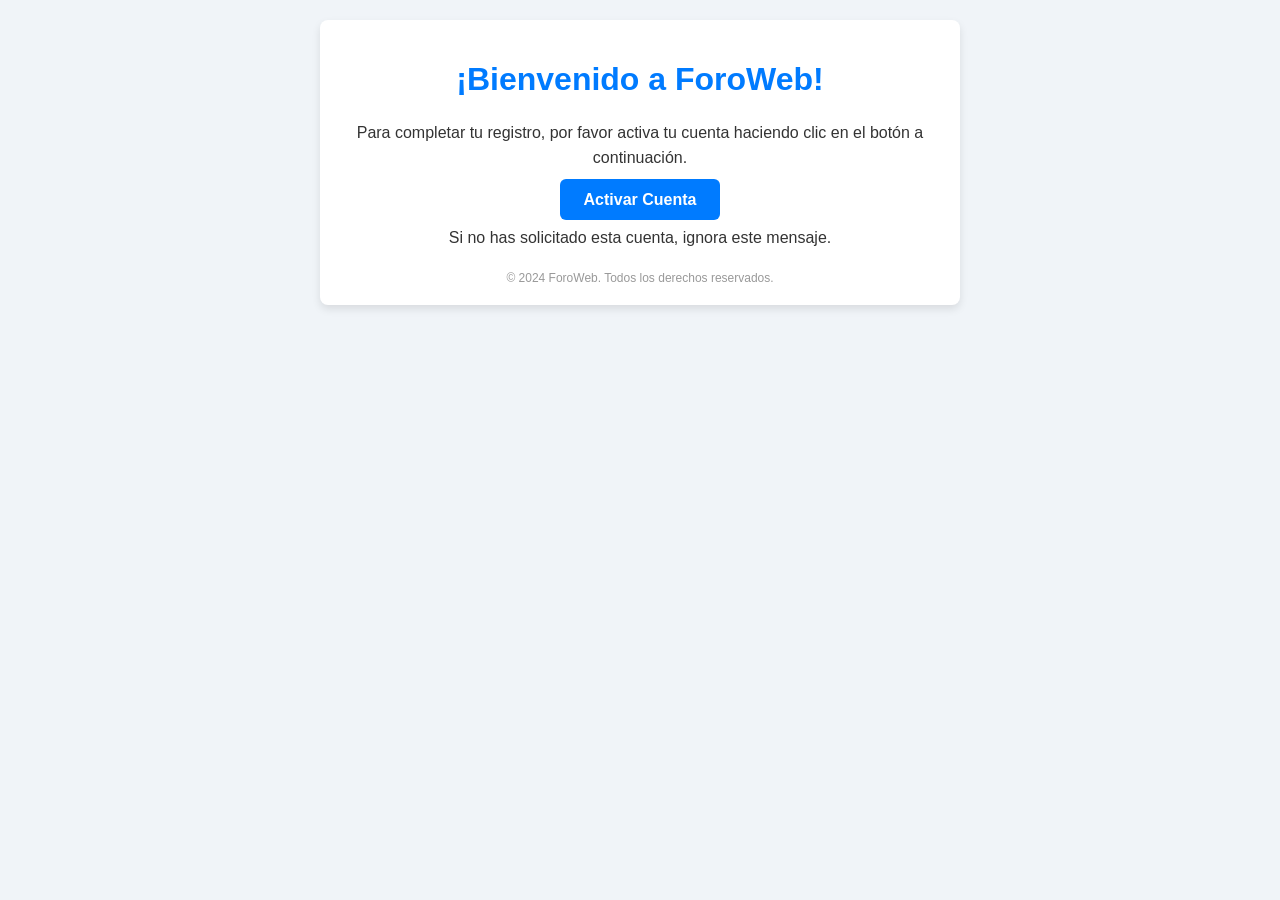
<file: forowebmvc_1.5/src/main/resources/templates/email.html>
<!DOCTYPE html>
<html xmlns:th="http://www.thymeleaf.org">
<head>
    <title>Activación de Cuenta - ForoWeb</title>
    <style>
        body {
            font-family: Arial, sans-serif;
            background-color: #f0f4f8;
            color: #333;
            margin: 0;
            padding: 0;
        }
        .email-container {
            background-color: #ffffff;
            width: 100%;
            max-width: 600px;
            margin: 20px auto;
            border-radius: 8px;
            box-shadow: 0px 4px 8px rgba(0, 0, 0, 0.1);
            padding: 20px;
        }
        h1 {
            color: #007bff;
            text-align: center;
        }
        p {
            color: #333;
            text-align: center;
            line-height: 1.6;
        }
        .button-container {
            text-align: center;
            margin-top: 20px;
        }
        .activate-button {
            background-color: #007bff;
            color: #fff;
            padding: 12px 24px;
            text-decoration: none;
            border-radius: 6px;
            font-weight: bold;
        }
        .footer {
            text-align: center;
            font-size: 12px;
            color: #999;
            margin-top: 20px;
        }
    </style>
</head>
<body>
    <div class="email-container">
        <h1>¡Bienvenido a ForoWeb!</h1>
        <p>Para completar tu registro, por favor activa tu cuenta haciendo clic en el botón a continuación.</p>
        <div class="button-container">
            <a href="http://localhost:8080/confirmar-cuenta?token={{token}}"  th:href="${urlConfirmacion}" class="activate-button">Activar Cuenta</a>

        </div>
        <p>Si no has solicitado esta cuenta, ignora este mensaje.</p>
        <div class="footer">
            © 2024 ForoWeb. Todos los derechos reservados.
        </div>
    </div>
</body>
</html>
</file>
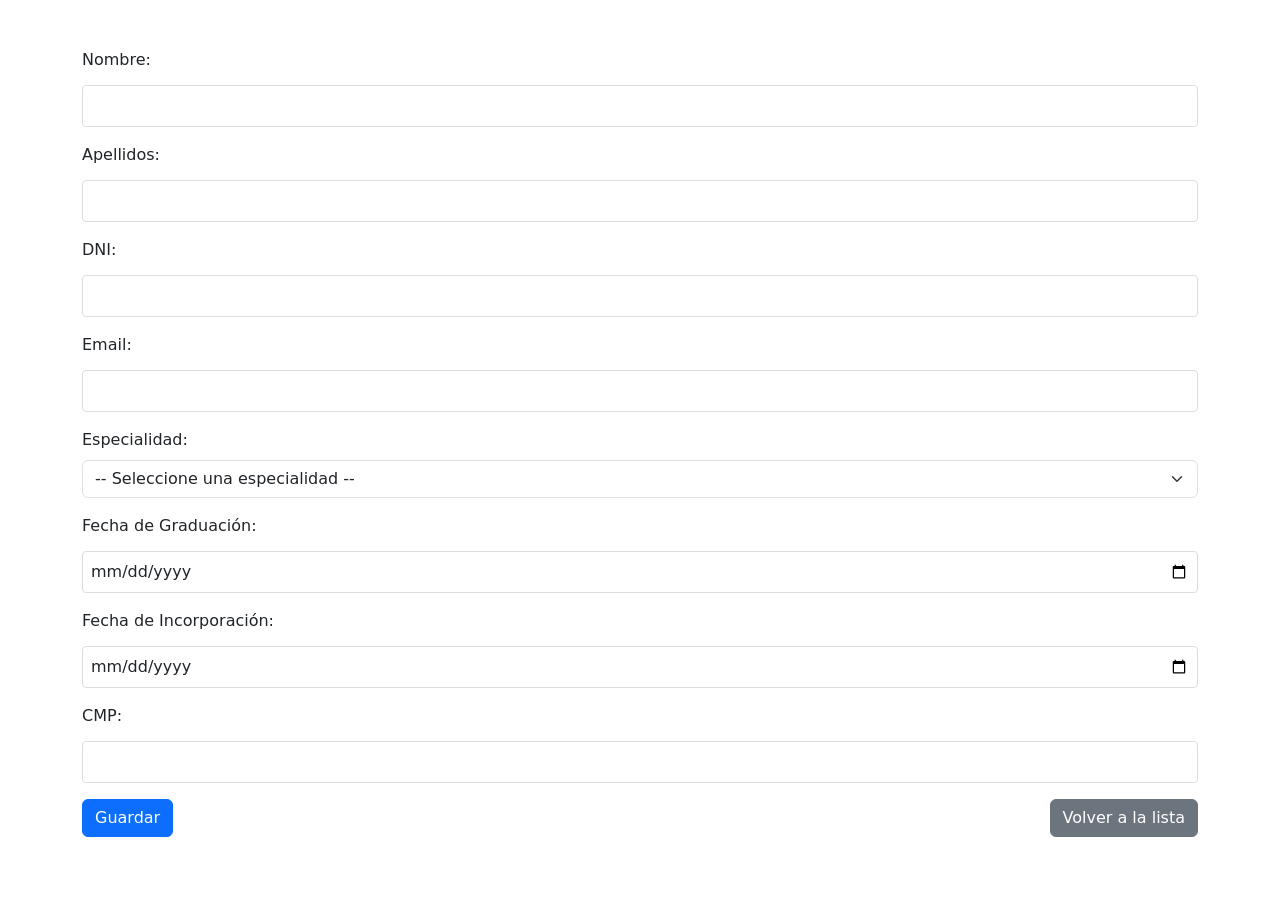
<file: citasmedicas/src/main/resources/templates/medicos/formulario.html>
<!DOCTYPE html>
<html xmlns:th="http://www.thymeleaf.org">
<head>
    <meta charset="UTF-8">
    <meta name="viewport" content="width=device-width, initial-scale=1.0">
    <title>Formulario de Médico</title>
    <link href="https://cdn.jsdelivr.net/npm/bootstrap@5.3.3/dist/css/bootstrap.min.css" rel="stylesheet">
    <style>
        .form-group {
            margin-bottom: 15px;
        }
        .form-control {
            width: 100%;
            padding: 8px;
            margin-top: 5px;
            border: 1px solid #ddd;
            border-radius: 4px;
        }
        .error-message {
            color: red;
            font-size: 0.8em;
            display: block;
            margin-top: 5px;
        }
        .form-control.error {
            border-color: red;
        }
    </style>
</head>
<body class="container my-5">
    <h1 class="text-center mb-4" th:text="${medico.id == null} ? 'Nuevo Médico' : 'Editar Médico'"></h1>
    <form id="medicoForm" th:action="@{/medicos}" th:object="${medico}" method="post" class="needs-validation">
        <input type="hidden" th:field="*{id}">
        
        <div class="mb-3">
            <label for="nombre" class="form-label">Nombre:</label>
            <input type="text" id="nombre" th:field="*{nombre}" class="form-control">
            <span id="nombreError" class="text-danger"></span>
        </div>
        
        <div class="mb-3">
            <label for="apellidos" class="form-label">Apellidos:</label>
            <input type="text" id="apellidos" th:field="*{apellidos}" class="form-control">
            <span id="apellidosError" class="text-danger"></span>
        </div>
        
        <div class="mb-3">
            <label for="dni" class="form-label">DNI:</label>
            <input type="text" id="dni" th:field="*{dni}" class="form-control">
            <span id="dniError" class="text-danger"></span>
        </div>
        
        <div class="mb-3">
            <label for="email" class="form-label">Email:</label>
            <input type="email" id="email" th:field="*{email}" class="form-control">
            <span id="emailError" class="text-danger"></span>
        </div>
        
        <div class="mb-3">
            <label for="especialidad" class="form-label">Especialidad:</label>
            <select id="especialidad" th:field="*{especialidad}" class="form-select">
                <option value="">-- Seleccione una especialidad --</option>
                
                
                 <option th:each="esp : ${especialidades}"
              th:value="${esp}"
              th:text="${esp}">
      </option>
            </select>
            <span id="especialidadError" class="text-danger"></span>
        </div>
        
        <div class="mb-3">
            <label for="fechaGraduacion" class="form-label">Fecha de Graduación:</label>
            <input type="date" id="fechaGraduacion" th:field="*{fechaGraduacion}" class="form-control">
            <span id="fechaGraduacionError" class="text-danger"></span>
        </div>
        
        <div class="mb-3">
            <label for="fechaIncorporacion" class="form-label">Fecha de Incorporación:</label>
            <input type="date" id="fechaIncorporacion" th:field="*{fechaIncorporacion}" class="form-control">
            <span id="fechaIncorporacionError" class="text-danger"></span>
        </div>
        
        <div class="mb-3">
            <label for="cmp" class="form-label">CMP:</label>
            <input type="text" id="cmp" th:field="*{cmp}" class="form-control">
            <span id="cmpError" class="text-danger"></span>
        </div>
        
        <div class="d-flex justify-content-between">
            <button type="submit" class="btn btn-primary">Guardar</button>
            <a href="/medicos" class="btn btn-secondary">Volver a la lista</a>
        </div>
    </form>
    
    <script>
    document.getElementById('medicoForm').addEventListener('submit', function(event) {
        let isValid = true;
        
        // Validar nombre
        const nombre = document.getElementById('nombre').value.trim();
        if (nombre === '') {
            document.getElementById('nombreError').textContent = 'El nombre es requerido';
            isValid = false;
        } else {
            document.getElementById('nombreError').textContent = '';
        }
        
        // Validar apellidos
        const apellidos = document.getElementById('apellidos').value.trim();
        if (apellidos === '') {
            document.getElementById('apellidosError').textContent = 'Los apellidos son requeridos';
            isValid = false;
        } else {
            document.getElementById('apellidosError').textContent = '';
        }
        
        // Validar DNI
        const dni = document.getElementById('dni').value.trim();
        if (dni === '') {
            document.getElementById('dniError').textContent = 'El DNI es requerido';
            isValid = false;
        } else {
            document.getElementById('dniError').textContent = '';
        }
        
        // Validar email
        const email = document.getElementById('email').value.trim();
        if (email === '') {
            document.getElementById('emailError').textContent = 'El email es requerido';
            isValid = false;
        } else {
            document.getElementById('emailError').textContent = '';
        }
        
        // Validar especialidad
        const especialidad = document.getElementById('especialidad').value.trim();
        if (especialidad === '') {
            document.getElementById('especialidadError').textContent = 'La especialidad es requerida';
            isValid = false;
        } else {
            document.getElementById('especialidadError').textContent = '';
        }
        
        // Validar fecha de graduación
        const fechaGraduacion = document.getElementById('fechaGraduacion').value.trim();
        if (fechaGraduacion === '') {
            document.getElementById('fechaGraduacionError').textContent = 'La fecha de graduación es requerida';
            isValid = false;
        } else {
            document.getElementById('fechaGraduacionError').textContent = '';
        }
        
        // Validar fecha de incorporación
        const fechaIncorporacion = document.getElementById('fechaIncorporacion').value.trim();
        if (fechaIncorporacion === '') {
            document.getElementById('fechaIncorporacionError').textContent = 'La fecha de incorporación es requerida';
            isValid = false;
        } else {
            document.getElementById('fechaIncorporacionError').textContent = '';
        }
        
        // Validar CMP
        const cmp = document.getElementById('cmp').value.trim();
        if (cmp === '') {
            document.getElementById('cmpError').textContent = 'El CMP es requerido';
            isValid = false;
        } else {
            document.getElementById('cmpError').textContent = '';
        }
        
        if (!isValid) {
            event.preventDefault();
        }
    });
    </script>
    <script src="https://cdn.jsdelivr.net/npm/bootstrap@5.3.3/dist/js/bootstrap.bundle.min.js"></script>
</body>
</html>
</file>
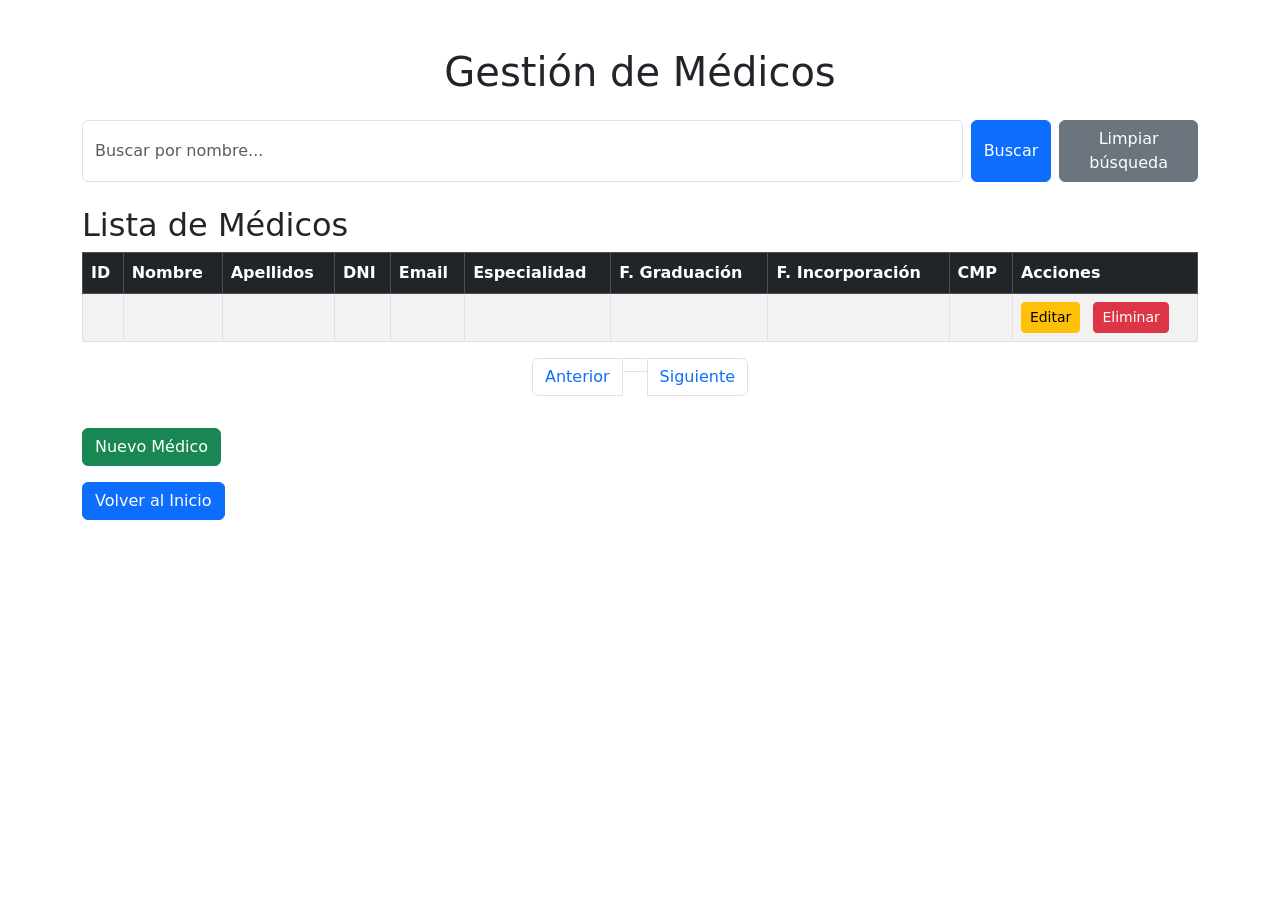
<file: citasmedicas/src/main/resources/templates/medicos/lista.html>
<!DOCTYPE html>
<html xmlns:th="http://www.thymeleaf.org">
<head>
    <title>Lista de Médicos</title>
    <meta charset="UTF-8">
    <meta name="viewport" content="width=device-width, initial-scale=1.0">
    <link href="https://cdn.jsdelivr.net/npm/bootstrap@5.3.3/dist/css/bootstrap.min.css" rel="stylesheet">
</head>
<body class="container my-5">
    <h1 class="text-center mb-4">Gestión de Médicos</h1>
    
    <form th:action="@{/medicos}" method="get" class="d-flex mb-4">
        <input type="text" name="buscar" th:value="${busqueda}" placeholder="Buscar por nombre..." class="form-control me-2">
        <button type="submit" class="btn btn-primary me-2">Buscar</button>
        <a th:if="${busqueda}" th:href="@{/medicos}" class="btn btn-secondary">Limpiar búsqueda</a>
    </form>

    <h2>Lista de Médicos</h2>
<table class="table table-bordered table-striped">
    <thead class="table-dark">
        <tr>
            <th>ID</th>
            <th>Nombre</th>
            <th>Apellidos</th>
            <th>DNI</th>
            <th>Email</th>
            <th>Especialidad</th>
            <th>F. Graduación</th>
            <th>F. Incorporación</th>
            <th>CMP</th>
            <th>Acciones</th>
        </tr>
    </thead>
    <tbody>
        <tr th:each="m : ${medicos}">
            <td th:text="${m.id}"></td>
            <td th:text="${m.nombre}"></td>
            <td th:text="${m.apellidos}"></td>
            <td th:text="${m.dni}"></td>
            <td th:text="${m.email}"></td>
            <td th:text="${m.especialidad}"></td>
            <td th:text="${#temporals.format(m.fechaGraduacion, 'dd/MM/yyyy')}"></td>
            <td th:text="${#temporals.format(m.fechaIncorporacion, 'dd/MM/yyyy')}"></td>
            <td th:text="${m.cmp}"></td>
            <td>
                <a th:href="@{/medicos/editar/{id}(id=${m.id})}" class="btn btn-sm btn-warning me-2">Editar</a>
                <a th:href="@{/medicos/eliminar/{id}(id=${m.id})}" class="btn btn-sm btn-danger">Eliminar</a>
            </td>
        </tr>
    </tbody>
</table>
<!-- Paginación -->
<div th:if="${totalPages > 1}" class="d-flex justify-content-center mt-3">
    <nav>
        <ul class="pagination">
            <li class="page-item" th:classappend="${currentPage == 0 ? 'disabled' : ''}">
                <a class="page-link" th:href="@{/medicos(page=${currentPage-1}, size=${size}, buscar=${busqueda})}">Anterior</a>
            </li>
            <li th:each="i : ${#numbers.sequence(0, totalPages-1)}" class="page-item" th:classappend="${currentPage == i ? 'active' : ''}">
                <a class="page-link" th:href="@{/medicos(page=${i}, size=${size}, buscar=${busqueda})}" th:text="${i+1}"></a>
            </li>
            <li class="page-item" th:classappend="${currentPage+1 == totalPages ? 'disabled' : ''}">
                <a class="page-link" th:href="@{/medicos(page=${currentPage+1}, size=${size}, buscar=${busqueda})}">Siguiente</a>
            </li>
        </ul>
    </nav>
</div>
<a href="/medicos/nuevo" class="btn btn-success mt-3">Nuevo Médico</a>
<br>
<a href="/" class="btn btn-primary mt-3">Volver al Inicio</a>

    <script src="https://cdn.jsdelivr.net/npm/bootstrap@5.3.3/dist/js/bootstrap.bundle.min.js"></script>
</body>
</html>
</file>
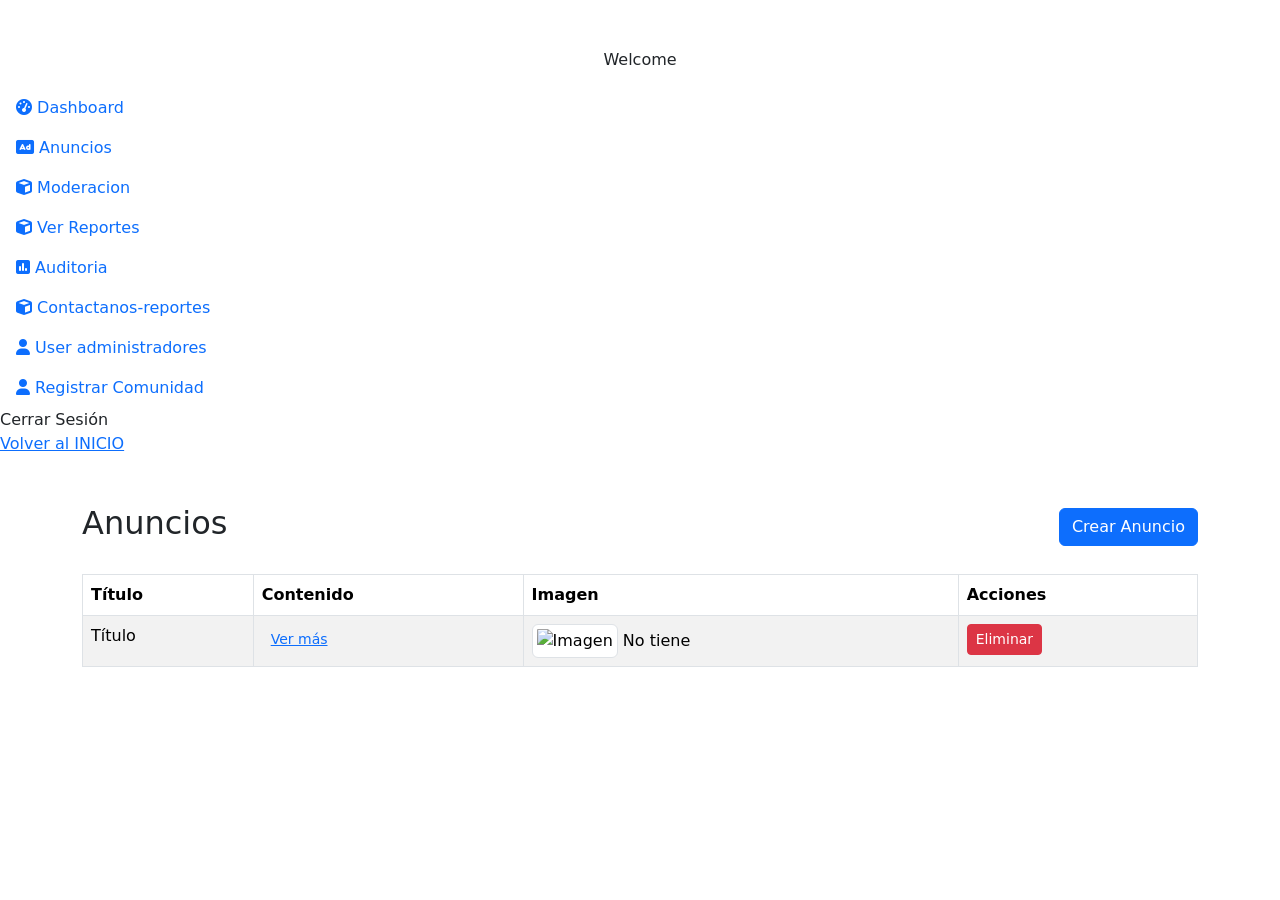
<file: forowebmvc_1.5/src/main/resources/templates/dashboard/AnunciosDashboard.html>
<!DOCTYPE html>
<html xmlns:th="http://www.thymeleaf.org">
    <head>
        <meta charset="UTF-8">
        <meta name="viewport" content="width=device-width, initial-scale=1.0">
        <title>UTP FORO | User Dashboard</title>
        <link rel="icon" th:href="@{/Imagenes/utp_logo.png}">
        <link href="https://cdn.jsdelivr.net/npm/bootstrap@5.3.0/dist/css/bootstrap.min.css" rel="stylesheet">
        <!-- FontAwesome CSS para iconos -->
        <link href="https://cdnjs.cloudflare.com/ajax/libs/font-awesome/6.0.0/css/all.min.css" rel="stylesheet">
        <link rel="stylesheet" th:href="@{/css/StyleDashboard.css}">
    </head>
    <body>
        <div class="sidebar">
            <div class="profile">
                <center><img th:src="@{/Imagenes/Perfil.png}" alt=""></center>
                <div class="nombreuser-email">
                    <!-- <span th:text="${nombre}" class="nombre"></span> -->
                    <center><span style="color: white" sec:authentication="principal.username" class="email">Email</span></center>
                </div>
                <center><p>Welcome</p></center>
            </div>
            <ul class="nav flex-column">
                <li class="nav-item">
                    <a class="nav-link active" th:href="@{/dashboard}"><i class="fas fa-tachometer-alt"></i> Dashboard </a>
                </li>
                <li class="nav-item">
                    <a class="nav-link" th:href="@{/dashboard/Anuncios}"><i class="fa-solid fa-rectangle-ad"></i> Anuncios </a>
                </li>
                <li class="nav-item">
                    <a class="nav-link" th:href="@{/admin/usuarios}"><i class="fas fa-cube"></i> Moderacion</a>
                </li>
                <li class="nav-item">
                    <a class="nav-link" th:href="@{/dashboard/verreportes}"><i class="fas fa-cube"></i> Ver Reportes</a>
                </li>
                <li class="nav-item">
                    <a class="nav-link" th:href="@{/dashboard/auditoria}"><i class="fa-solid fa-square-poll-vertical"></i> Auditoria</a>
                </li>
                <li class="nav-item">
                    <a class="nav-link" th:href="@{/dashboard/Reports}"><i class="fas fa-cube"></i> Contactanos-reportes</a>
                </li>
                <li class="nav-item">
                    <a class="nav-link" th:href="@{/dashboard/asignar-rol}"><i class="fas fa-user"></i> User administradores</a>
                </li>
                <li class="nav-item">
                    <a class="nav-link" th:href="@{/comunidad/registrar}"><i class="fas fa-user"></i> Registrar Comunidad</a>
                </li>
                <li class="nav-item">
                    <a th:href="@{/logout}">Cerrar Sesión</a>
                </li>
                <li>
                    <a  th:href="@{/}" class="mt-5">

                        <span>Volver al INICIO</span>
                    </a>
                </li>
            </ul>
        </div>

        <main>
            <div class="content">
                <div class="container mt-5">
                    <!-- Botón para crear un nuevo anuncio -->
                    <div class="d-flex justify-content-between align-items-center mb-4">
                        <h2>Anuncios</h2>
                        <button class="btn btn-primary" data-bs-toggle="modal" data-bs-target="#crearAnuncioModal">
                            Crear Anuncio
                        </button>
                    </div>

                    <!-- Listado de anuncios -->
                    <table class="table table-bordered table-striped">
                        <thead>
                            <tr>
                                <th>Título</th>
                                <th>Contenido</th>
                                <th>Imagen</th>
                                <th>Acciones</th>
                            </tr>
                        </thead>
                        <tbody>
                            <tr th:each="anuncio : ${anuncios.content}">
                                <td th:text="${anuncio.titulo}">Título</td>
                                <td>
                                    <div class="contenido-corto" 
                                         th:text="${#strings.length(anuncio.contenido) > 100} ? ${#strings.substring(anuncio.contenido, 0, 100) + '...'} : ${anuncio.contenido}">
                                    </div>

                                    <div class="contenido-completo" 
                                         th:if="${#strings.length(anuncio.contenido) > 100}" 
                                         th:text="${anuncio.contenido}" 
                                         style="display:none;">
                                    </div>

                                    <!-- Mostrar el botón solo si el contenido supera 100 caracteres -->
                                    <button th:if="${#strings.length(anuncio.contenido) > 100}" 
                                            class="btn btn-link btn-sm ver-mas-btn" 
                                            onclick="toggleVerMas(this)">
                                        Ver más
                                    </button>
                                </td>


                                <td>
                                    <img th:src="${anuncio.imageUrl}" alt="Imagen" class="img-thumbnail" style="max-width: 150px;" th:if="${anuncio.imageUrl != null}">
                                    <span th:if="${anuncio.imageUrl == null}">No tiene</span>
                                </td>
                                <td>
                                    <a th:href="@{'/dashboard/Anuncios/eliminar/' + ${anuncio.id}}"
                                       class="btn btn-danger btn-sm"
                                       onclick="return confirmarEliminacion();">
                                        Eliminar
                                    </a>
                                </td>

                            </tr>
                        </tbody>
                    </table>
                </div>
            </div>
        </main>

        <!-- Modal para crear un nuevo anuncio -->
        <div class="modal fade" id="crearAnuncioModal" tabindex="-1" aria-labelledby="crearAnuncioLabel" aria-hidden="true">
            <div class="modal-dialog modal-lg">
                <div class="modal-content">
                    <div class="modal-header">
                        <h5 class="modal-title" id="crearAnuncioLabel">Crear Nuevo Anuncio</h5>
                        <button type="button" class="btn-close" data-bs-dismiss="modal" aria-label="Close"></button>
                    </div>
                    <form th:action="@{/dashboard/Anuncios}" method="post" enctype="multipart/form-data">
                        <div class="modal-body">
                            <div class="mb-3">
                                <label for="titulo" class="form-label">Título</label>
                                <input type="text" id="titulo" name="titulo" class="form-control" placeholder="Ingresa el título" required>
                            </div>
                            <div class="mb-3">
                                <label for="contenido" class="form-label">Contenido</label>
                                <textarea id="contenido" name="contenido" class="form-control" rows="4" placeholder="Escribe el contenido" required></textarea>
                            </div>
                            <div class="mb-3">
                                <label for="image" class="form-label">Imagen</label>
                                <input type="file" id="image" name="image" class="form-control">
                            </div>
                            <input type="hidden" name="usuarioId" th:value="${usuarioId}">
                        </div>
                        <div class="modal-footer">
                            <button type="button" class="btn btn-secondary" data-bs-dismiss="modal">Cancelar</button>
                            <button type="submit" class="btn btn-primary">Crear Anuncio</button>
                        </div>
                    </form>
                </div>
            </div>
        </div>

        <script src="https://cdn.jsdelivr.net/npm/bootstrap@5.3.0/dist/js/bootstrap.bundle.min.js"></script>
        <script>
                                           function confirmarEliminacion() {
                                               return confirm("¿Estás seguro de que deseas eliminar este anuncio?");
                                           }
        </script>
        <script>
            function toggleVerMas(button) {
                const corto = button.parentElement.querySelector('.contenido-corto');
                const completo = button.parentElement.querySelector('.contenido-completo');

                if (completo.style.display === 'none') {
                    corto.style.display = 'none';
                    completo.style.display = 'block';
                    button.textContent = 'Ver menos';
                } else {
                    corto.style.display = 'block';
                    completo.style.display = 'none';
                    button.textContent = 'Ver más';
                }
            }
        </script>


    </body>
</html>
</file>
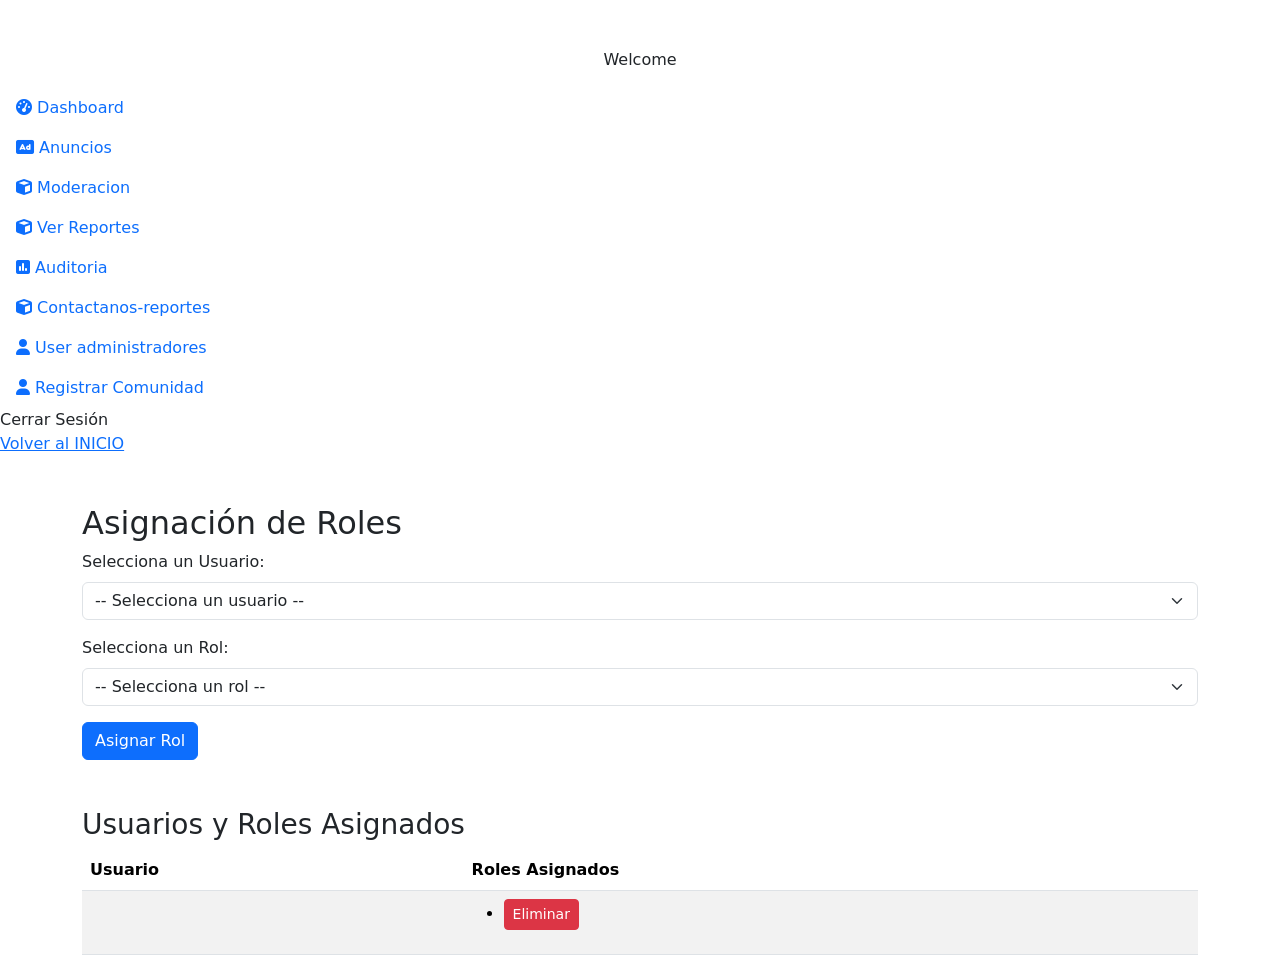
<file: forowebmvc_1.5/src/main/resources/templates/dashboard/AsignarRolDashboard.html>
<!DOCTYPE html>
<html xmlns:th="http://www.thymeleaf.org">
<head>
    <meta charset="UTF-8">
    <meta name="viewport" content="width=device-width, initial-scale=1.0">
    <title>UTP FORO | User Dashboard</title>
    <link rel="icon" th:href="@{/Imagenes/utp_logo.png}">
    <link href="https://cdn.jsdelivr.net/npm/bootstrap@5.3.0/dist/css/bootstrap.min.css" rel="stylesheet">
    <!-- FontAwesome CSS para iconos -->
    <link href="https://cdnjs.cloudflare.com/ajax/libs/font-awesome/6.0.0/css/all.min.css" rel="stylesheet">
    <link rel="stylesheet" th:href="@{/css/StyleDashboard.css}">
</head>
<body>
    <div class="sidebar">
        <div class="profile">
            <center><img th:src="@{/Imagenes/Perfil.png}" alt=""></center>
            <div class="nombreuser-email">
               <!-- <span th:text="${nombre}" class="nombre"></span> -->
               <center><span style="color: white" sec:authentication="principal.username" class="email">Email</span></center>
            </div>
            <center><p>Welcome</p></center>
        </div>
        <ul class="nav flex-column">
            <li class="nav-item">
                <a class="nav-link active" th:href="@{/dashboard}"><i class="fas fa-tachometer-alt"></i> Dashboard </a>
            </li>
            <li class="nav-item">
                <a class="nav-link" th:href="@{/dashboard/Anuncios}"><i class="fa-solid fa-rectangle-ad"></i> Anuncios </a>
            </li>
            <li class="nav-item">
                <a class="nav-link" th:href="@{/admin/usuarios}"><i class="fas fa-cube"></i> Moderacion</a>
            </li>
            <li class="nav-item">
                <a class="nav-link" th:href="@{/dashboard/verreportes}"><i class="fas fa-cube"></i> Ver Reportes</a>
            </li>
            <li class="nav-item">
                <a class="nav-link" th:href="@{/dashboard/auditoria}"><i class="fa-solid fa-square-poll-vertical"></i> Auditoria</a>
            </li>
            <li class="nav-item">
                <a class="nav-link" th:href="@{/dashboard/Reports}"><i class="fas fa-cube"></i> Contactanos-reportes</a>
            </li>
            <li class="nav-item">
                <a class="nav-link" th:href="@{/dashboard/asignar-rol}"><i class="fas fa-user"></i> User administradores</a>
            </li>
            <li class="nav-item">
                    <a class="nav-link" th:href="@{/comunidad/registrar}"><i class="fas fa-user"></i> Registrar Comunidad</a>
                </li>
            <li class="nav-item">
                <a th:href="@{/logout}">Cerrar Sesión</a>
            </li>
            <li>
                <a  th:href="@{/}" class="mt-5">
                                
                                <span>Volver al INICIO</span>
                            </a>
            </li>
        </ul>
      </div>
          <div class="content">
    <div class="container mt-5">
        <h2>Asignación de Roles</h2>
        <form th:action="@{/dashboard/asignar-rol}" method="post">
            <div class="mb-3">
                <label for="usuarioId" class="form-label">Selecciona un Usuario:</label>
                <select class="form-select" id="usuarioId" name="usuarioId" required>
                    <option value="">-- Selecciona un usuario --</option>
                    <!-- Lista de usuarios -->
                    <option th:each="usuario : ${usuarios}" th:value="${usuario.id}" 
                            th:text="${usuario.nombres}"></option>
                </select>
            </div>
            
            <div class="mb-3">
                <label for="rolId" class="form-label">Selecciona un Rol:</label>
                <select class="form-select" id="rolId" name="rolId" required>
                    <option value="">-- Selecciona un rol --</option>
                    <!-- Lista de roles -->
                    <option th:each="rol : ${roles}" th:value="${rol.id}" 
                            th:text="${rol.nombres}"></option>
                </select>
            </div>

            <button type="submit" class="btn btn-primary">Asignar Rol</button>
        </form>

        <!-- Tabla de usuarios con roles asignados -->
        <div class="mt-5">
            <h3>Usuarios y Roles Asignados</h3>
            <table class="table table-striped">
                <thead>
                    <tr>
                        <th>Usuario</th>
                        <th>Roles Asignados</th>
                    </tr>
                </thead>
                <tbody>
                    <tr th:each="usuario : ${usuarios}">
                        <td th:text="${usuario.nombres}"></td>
                        <td>
                            <ul>
                               <li th:each="rol : ${usuario.roles}">
                                    <span th:text="${rol.nombres}"></span>
                                    <form th:action="@{/dashboard/eliminar-rol}" method="post" style="display:inline;">
                                        <input type="hidden" name="usuarioId" th:value="${usuario.id}">
                                        <input type="hidden" name="rolId" th:value="${rol.id}">
                                        <button type="submit" class="btn btn-danger btn-sm">Eliminar</button>
                                    </form>
                                </li>
                            </ul>
                        </td>
                    </tr>
                </tbody>
            </table>
        </div>
    </div>
          </div>
    <script src="https://cdn.jsdelivr.net/npm/bootstrap@5.3.0/dist/js/bootstrap.bundle.min.js"></script>
</body>
</html>
</file>
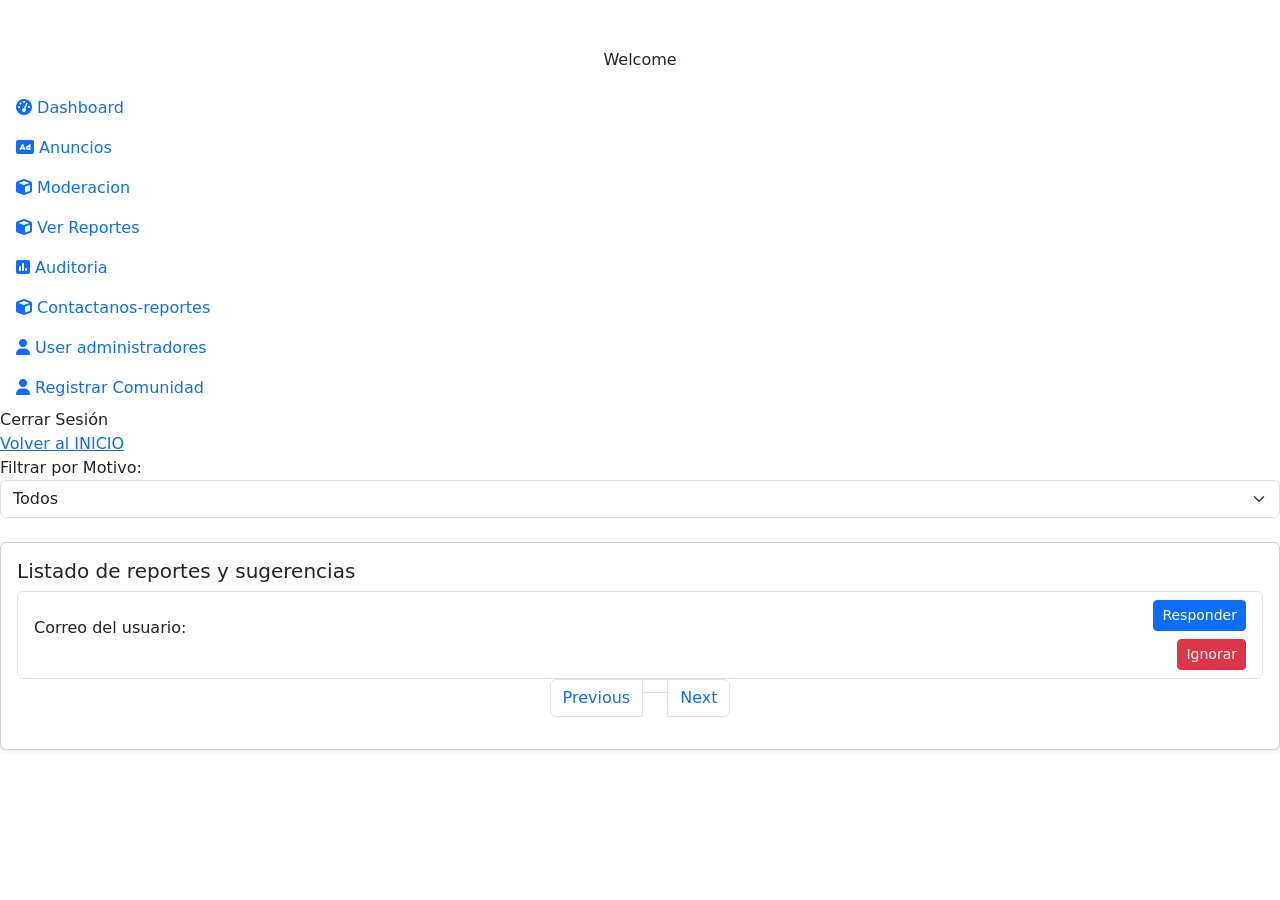
<file: forowebmvc_1.5/src/main/resources/templates/dashboard/contactoDashboard.html>
<!DOCTYPE html>
<html lang="en" xmlns:th="http://www.thymeleaf.org">
  <head>
    <meta charset="UTF-8">
    <meta name="viewport" content="width=device-width, initial-scale=1.0">
    <title>UTP FORO | Contactanos Dashboard</title>
    <link rel="icon" th:href="@{/Imagenes/utp_logo.png}">
    <link href="https://cdn.jsdelivr.net/npm/bootstrap@5.3.0/dist/css/bootstrap.min.css" rel="stylesheet">
    <!-- FontAwesome CSS para iconos -->
    <link href="https://cdnjs.cloudflare.com/ajax/libs/font-awesome/6.0.0/css/all.min.css" rel="stylesheet">
    <link rel="stylesheet" th:href="@{/css/StyleDashboard.css}">
  </head>
  <body>
    <div class="sidebar">
        <div class="profile">
            <center><img th:src="@{/Imagenes/Perfil.png}" alt=""></center>
            <div class="nombreuser-email">
               <!-- <span th:text="${nombre}" class="nombre"></span> -->
               <center><span style="color: white" sec:authentication="principal.username" class="email">Email</span></center>
            </div>
            <center><p>Welcome</p></center>
        </div>
        <ul class="nav flex-column">
            <li class="nav-item">
                <a class="nav-link active" th:href="@{/dashboard}"><i class="fas fa-tachometer-alt"></i> Dashboard </a>
            </li>
            <li class="nav-item">
                <a class="nav-link" th:href="@{/dashboard/Anuncios}"><i class="fa-solid fa-rectangle-ad"></i> Anuncios </a>
            </li>
            <li class="nav-item">
                <a class="nav-link" th:href="@{/admin/usuarios}"><i class="fas fa-cube"></i> Moderacion</a>
            </li>
            <li class="nav-item">
                <a class="nav-link" th:href="@{/dashboard/verreportes}"><i class="fas fa-cube"></i> Ver Reportes</a>
            </li>
            <li class="nav-item">
                <a class="nav-link" th:href="@{/dashboard/auditoria}"><i class="fa-solid fa-square-poll-vertical"></i> Auditoria</a>
            </li>
            <li class="nav-item">
                <a class="nav-link" th:href="@{/dashboard/Reports}"><i class="fas fa-cube"></i> Contactanos-reportes</a>
            </li>
            <li class="nav-item">
                <a class="nav-link" th:href="@{/dashboard/asignar-rol}"><i class="fas fa-user"></i> User administradores</a>
            </li>
            <li class="nav-item">
                    <a class="nav-link" th:href="@{/comunidad/registrar}"><i class="fas fa-user"></i> Registrar Comunidad</a>
                </li>
            <li class="nav-item">
                <a th:href="@{/logout}">Cerrar Sesión</a>
            </li>
            <li>
                <a  th:href="@{/}" class="mt-5">
                                
                                <span>Volver al INICIO</span>
                            </a>
            </li>
        </ul>
    </div>

    <div class="content">
      <!-- Historial de reporte -->
      <section>
        <form action="/dashboard/Reports" method="get">
            <label for="filtroMotivo">Filtrar por Motivo:</label>
            <select name="motivo" id="filtroMotivo" class="form-select" onchange="this.form.submit()">
                <option value="" th:selected="${motivoSeleccionado == ''}">Todos</option>
                <option value="Consulta" th:selected="${motivoSeleccionado == 'Consulta'}">Consulta</option>
                <option value="Sugerencia" th:selected="${motivoSeleccionado == 'Sugerencia'}">Sugerencia</option>
                <option value="Reclamo" th:selected="${motivoSeleccionado == 'Reclamo'}">Reclamo</option>
            </select>
        </form>

        
        <div class="card shadow-sm mt-4">
            <div class="card-body">
                <h5 class="card-title">Listado de reportes y sugerencias</h5>
                <ul class="list-group">
                    <li th:each="contacto : ${contactos.content}" class="list-group-item">
                        <div class="d-flex justify-content-between align-items-start flex-wrap">
                            <div class="flex-grow-1 me-3">
                                <h6 class="mb-1 motivo" th:text="${contacto.motivo}"></h6>
                                <div class="mensaje-scroll">
                                    <p th:text="${contacto.detalle}"></p>
                                </div>
                                <small class="text-muted" th:text="${contacto.tiempoEnvio}"></small>
                                <p>Correo del usuario: <span th:text="${contacto.correoUsuario}"></span></p>
                            </div>
                            <div class="d-flex flex-column align-items-end">
                                <a class="btn btn-primary btn-sm mb-2" 
                                    th:href="'https://mail.google.com/mail/?view=cm&fs=1&to=' + ${contacto.correoUsuario} + '&su=Respuesta%20a%20tu%20' + ${contacto.motivo} + '&body=Hola,%20escribe%20aquí%20tu%20respuesta.'"
                                    target="_blank">
                                    Responder
                                 </a>

                                <form th:action="@{/eliminar}" method="post" onsubmit="return confirmDelete()">
                                    <input type="hidden" th:name="idContacto" th:value="${contacto.id}">
                                    <button type="submit" class="btn btn-danger btn-sm">Ignorar</button>
                                </form>
                            </div>
                        </div>
                    </li>
                </ul>

                <!-- Paginación -->
                <nav aria-label="Page navigation">
                    <ul class="pagination justify-content-center">
                        <li class="page-item" th:classappend="${currentPage == 0} ? 'disabled'">
                            <a class="page-link" th:href="@{/dashboard/Reports(page=${currentPage - 1})}" tabindex="-1">Previous</a>
                        </li>
                        <li th:each="i : ${#numbers.sequence(0, totalPages - 1)}" class="page-item" th:classappend="${i == currentPage} ? 'active'">
                            <a class="page-link" th:href="@{/dashboard/Reports(page=${i})}" th:text="${i + 1}"></a>
                        </li>
                        <li class="page-item" th:classappend="${currentPage + 1 == totalPages} ? 'disabled'">
                            <a class="page-link" th:href="@{/dashboard/Reports(page=${currentPage + 1})}">Next</a>
                        </li>
                    </ul>
                </nav>
            </div>
        </div>
      </section>
    </div>
    <script th:src="@{/js/contacto.js}"></script>

  </body>
</html>
</file>
